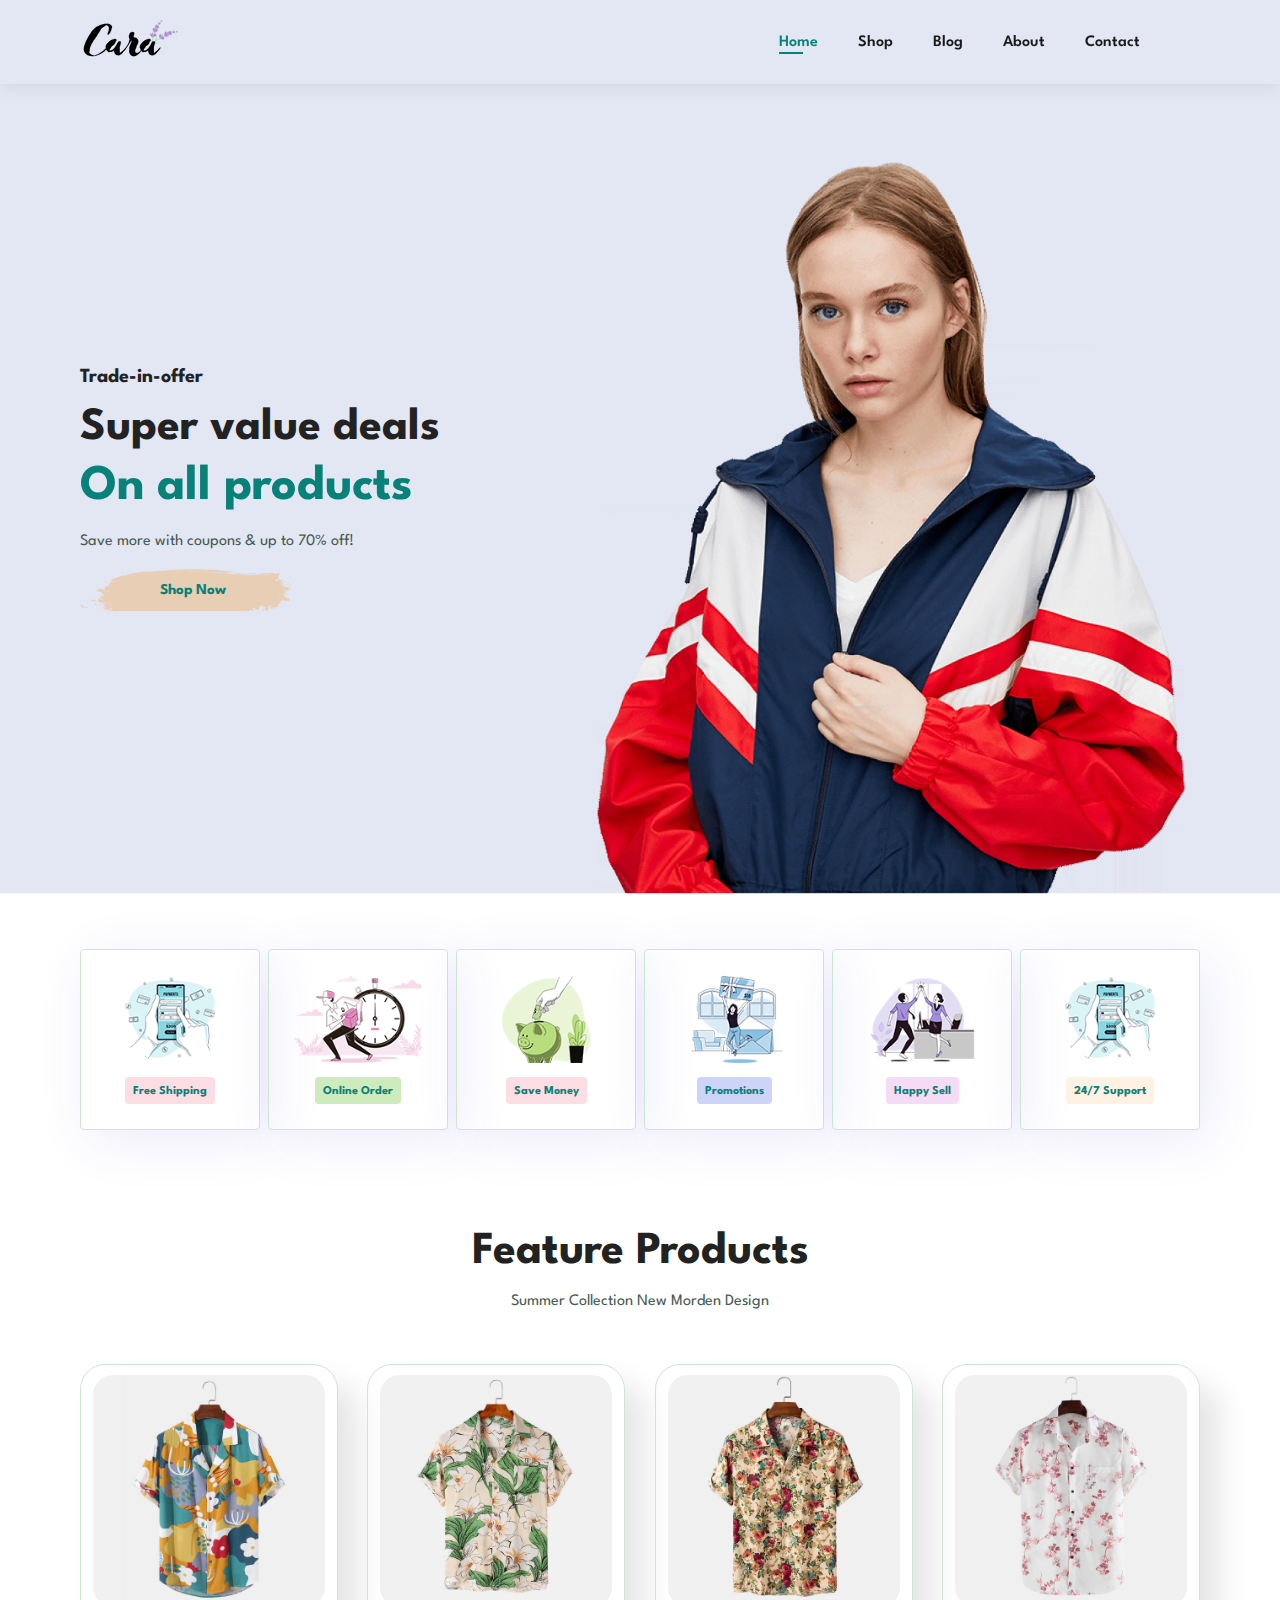
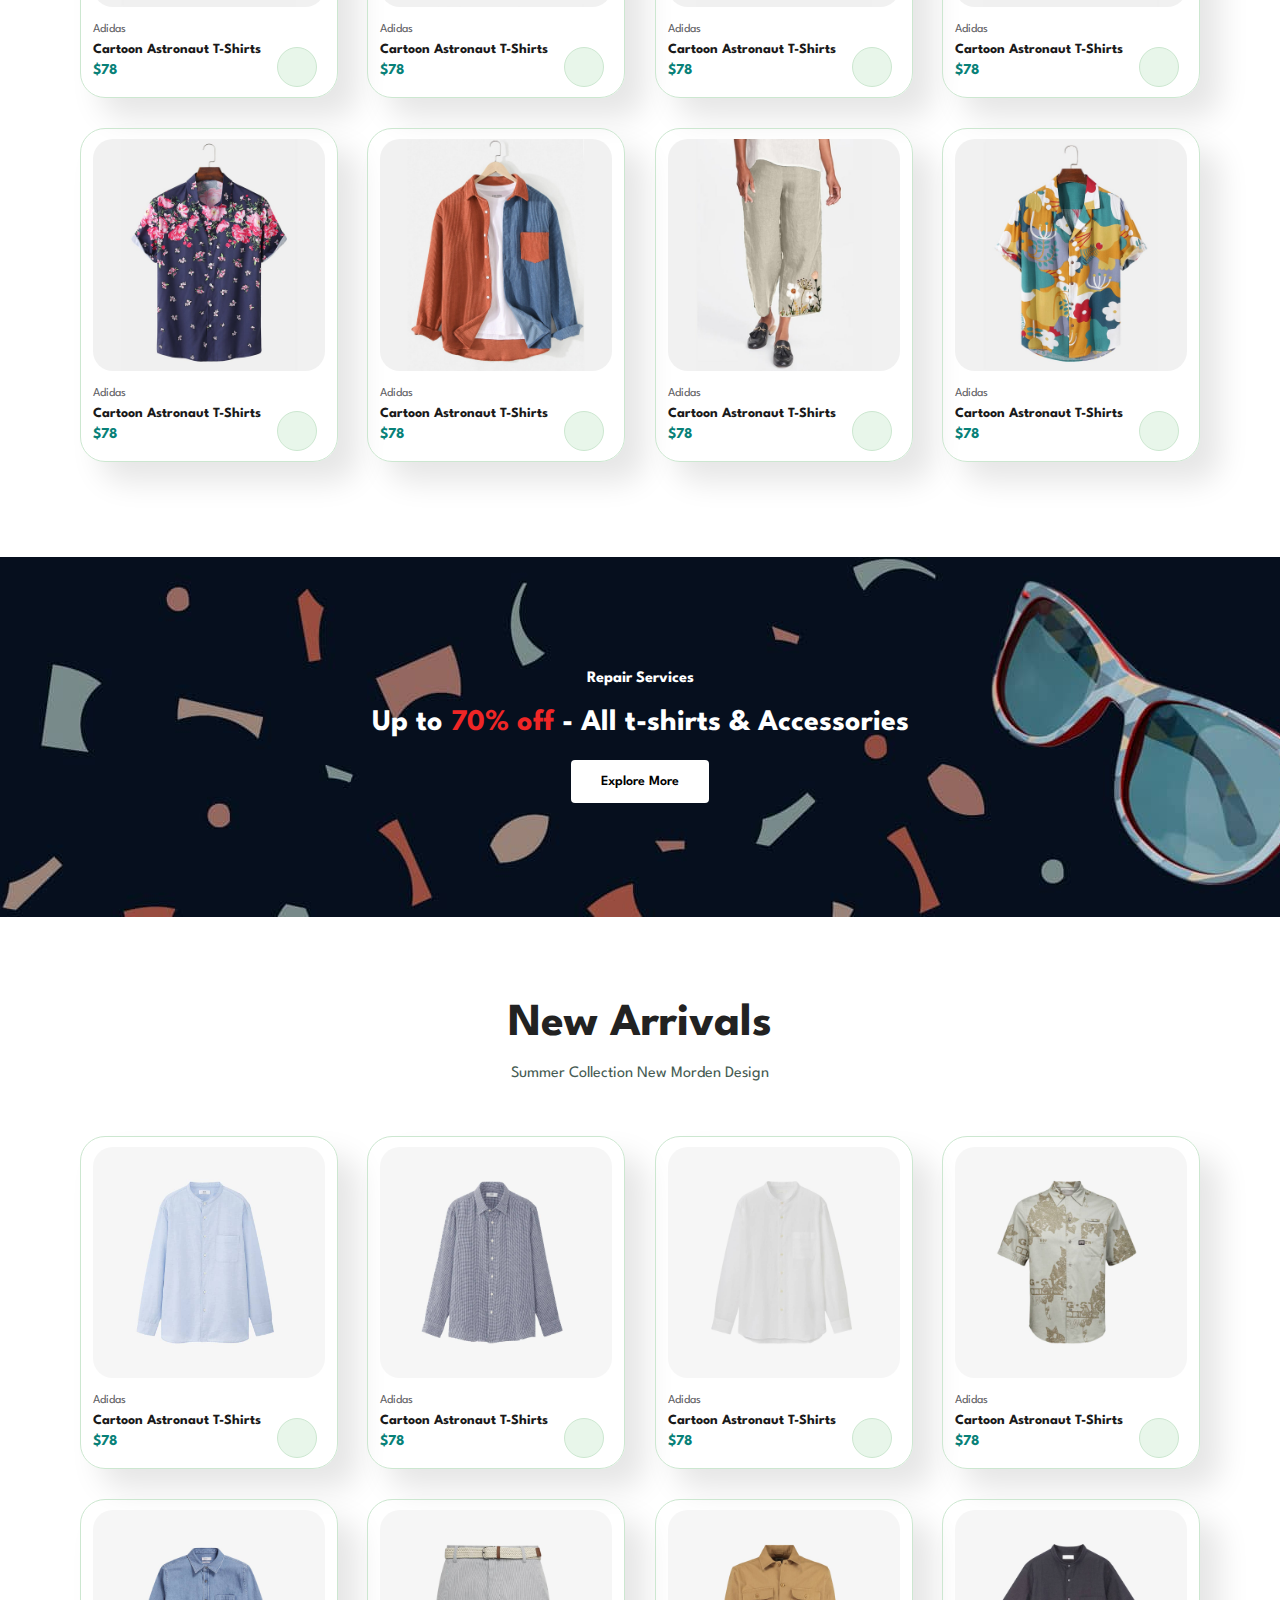
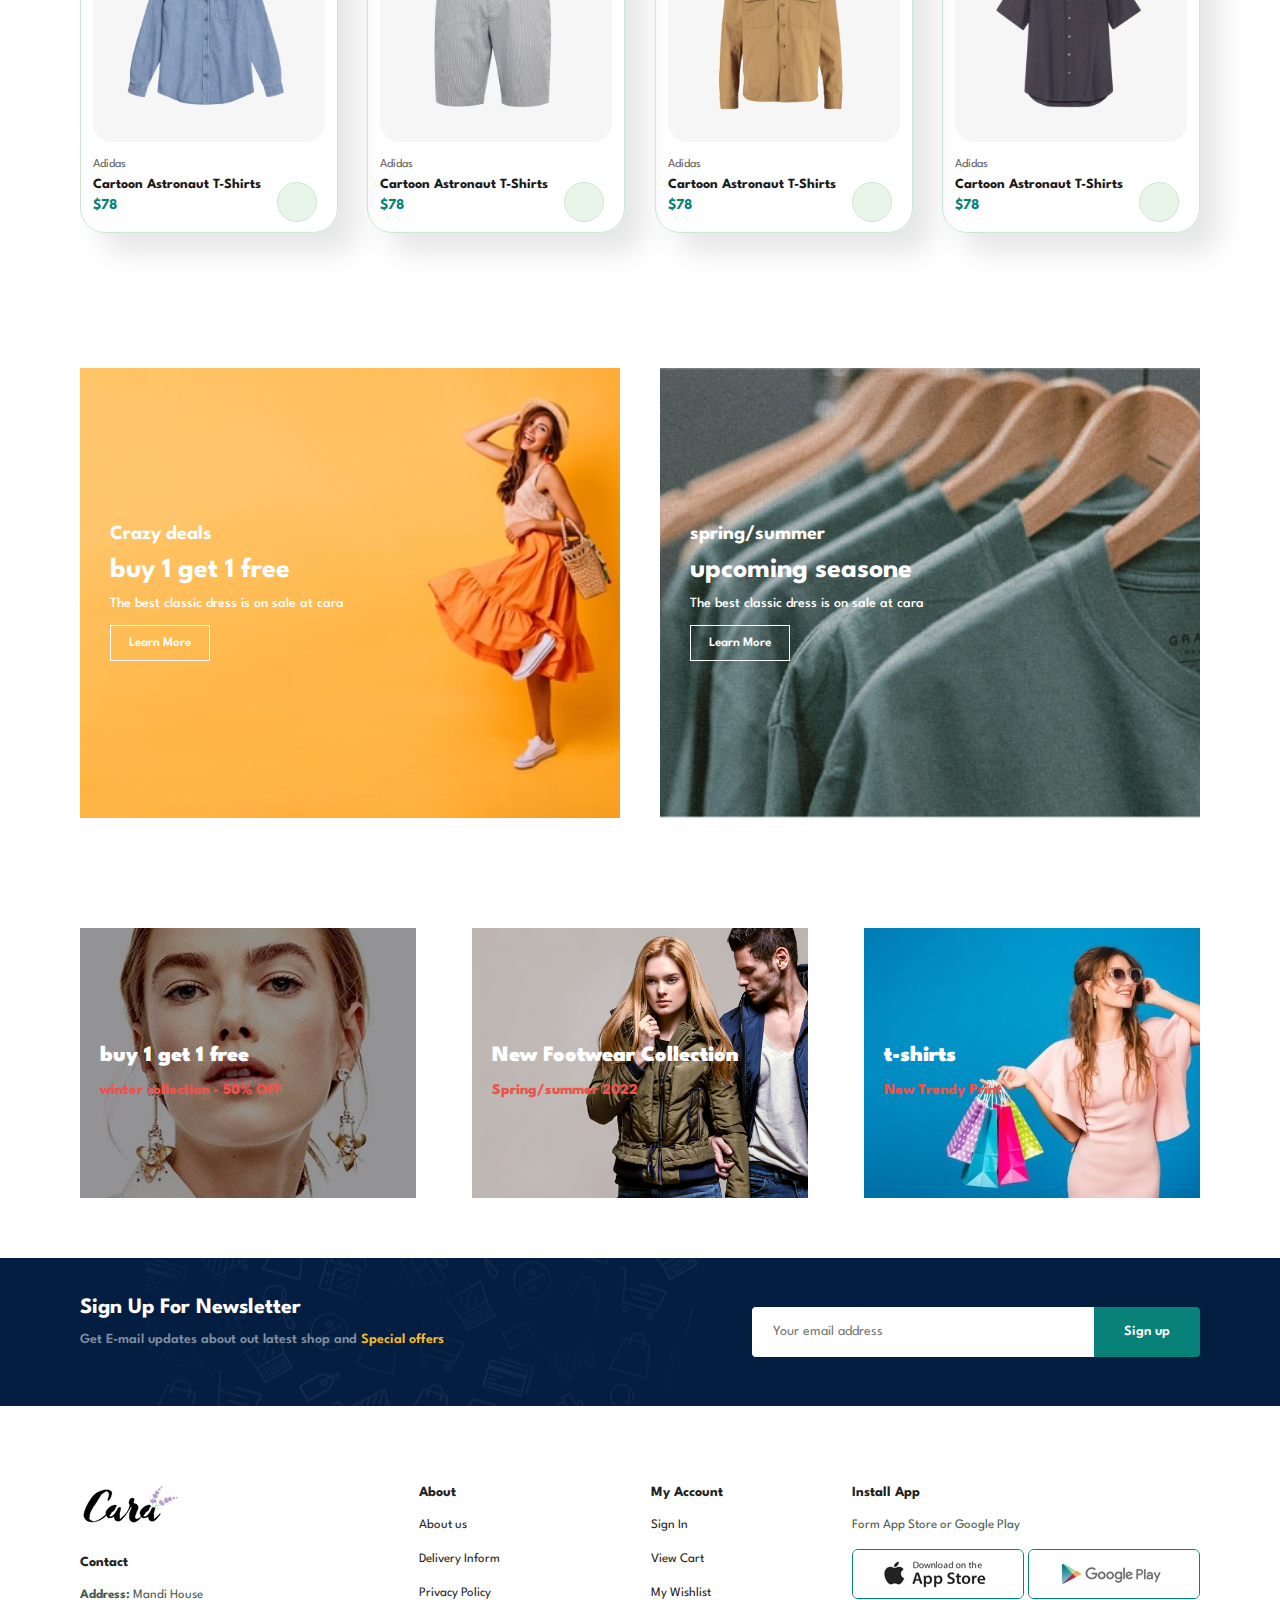
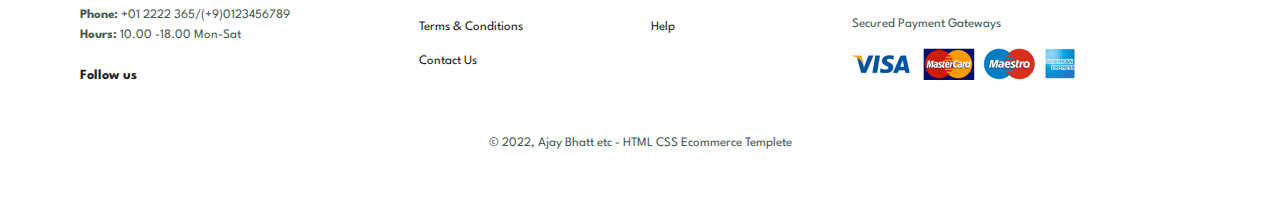
<file: index.htm>
<!DOCTYPE html>
<html lang="en">

<head>
    <meta charset="UTF-8">
    <meta http-equiv="X-UA-Compatible" content="IE=edge">
    <meta name="viewport" content="width=device-width, initial-scale=1.0">
    <title>Fashion-Site</title>
    <link rel="stylesheet" href="https://cdnjs.cloudflare.com/ajax/libs/font-awesome/6.2.1/css/all.min.css"
        integrity="sha512-MV7K8+y+gLIBoVD59lQIYicR65iaqukzvf/nwasF0nqhPay5w/9lJmVM2hMDcnK1OnMGCdVK+iQrJ7lzPJQd1w=="
        crossorigin="anonymous" referrerpolicy="no-referrer" />
    <link href="style.css" rel="stylesheet">
    <link rel="stylesheet" href="media_querry.css">
</head>

<body>
    <section id="header">
        <a href="index.htm"><img src="img/logo.png" alt=""></a>
        <div>
            <ul id="navbar">
                

                    <li><a class="active" href="index.htm">Home</a></li>
                    <li><a href="shop.htm">Shop</a></li>
                    <li><a href="blog.htm">Blog</a></li>
                    <li><a href="about.htm">About</a></li>
                    <li><a href="contact.htm">Contact</a></li>
                    <li id="lg-bag"><a href="cart.htm"><i class="fa-solid fa-cart-shopping"></i></a></li>
                    <a href="#" id="close"><i class="fa-solid fa-xmark"></i></a>
                </ul>
                
            </div>
            <div id="mobile">
                <i id="bars" class="fa-solid fa-bars"></i>
                <a href="cart.htm"><i class="fa-solid fa-cart-shopping"></i></a>
        </div>
    </section>

    <section id="hero">
        <h4>Trade-in-offer</h4>
        <h2>Super value deals</h2>
        <h1>On all products</h1>
        <p>Save more with coupons & up to 70% off!</p>
        <button>Shop Now</button>
    </section>

    <section id="feature" class="section-p1">
        <div class="fe-box">
            <img src="img/features/f1.png" alt="">
            <h6>Free Shipping</h6>
        </div>
        <div class="fe-box">
            <img src="img/features/f2.png" alt="">
            <h6>Online Order</h6>
        </div>
        <div class="fe-box">
            <img src="img/features/f3.png" alt="">
            <h6>Save Money</h6>
        </div>
        <div class="fe-box">
            <img src="img/features/f4.png" alt="">
            <h6>Promotions</h6>
        </div>
        <div class="fe-box">
            <img src="img/features/f5.png" alt="">
            <h6>Happy Sell</h6>
        </div>
        <div class="fe-box">
            <img src="img/features/f1.png" alt="">
            <h6>24/7 Support</h6>
        </div>
    </section>

    <section class="section-p1" id="product1">
        <h2>Feature Products</h2>
        <p>Summer Collection New Morden Design</p>
        <div class="pro-container">
            <div class="pro" onclick="window.location.href='sproduct.htm'">
                <img src="img/products/f1.jpg" alt="">
                <div class="des">
                    <span>Adidas</span>
                    <h5>Cartoon Astronaut T-Shirts</h5>
                    <div class="star">
                        <i class="fas fa-star"></i>
                        <i class="fas fa-star"></i>
                        <i class="fas fa-star"></i>
                        <i class="fas fa-star"></i>
                        <i class="fas fa-star"></i>
                    </div>
                    <h4>$78</h4>
                </div>
                <a href="#"><i class=" cart fa-solid fa-cart-shopping"></i></a>
            </div>
            <div class="pro" onclick="window.location.href='sproduct.htm'">
                <img src="img/products/f2.jpg" alt="">
                <div class="des">
                    <span>Adidas</span>
                    <h5>Cartoon Astronaut T-Shirts</h5>
                    <div class="star">
                        <i class="fas fa-star"></i>
                        <i class="fas fa-star"></i>
                        <i class="fas fa-star"></i>
                        <i class="fas fa-star"></i>
                        <i class="fas fa-star"></i>
                    </div>
                    <h4>$78</h4>
                </div>
                <a href="#"><i class="fa-solid fa-cart-shopping cart"></i></a>
            </div>
            <div class="pro" onclick="window.location.href='sproduct.htm'">
                <img src="img/products/f3.jpg" alt="">
                <div class="des">
                    <span>Adidas</span>
                    <h5>Cartoon Astronaut T-Shirts</h5>
                    <div class="star">
                        <i class="fas fa-star"></i>
                        <i class="fas fa-star"></i>
                        <i class="fas fa-star"></i>
                        <i class="fas fa-star"></i>
                        <i class="fas fa-star"></i>
                    </div>
                    <h4>$78</h4>
                </div>
                <a href="#"><i class=" cart fa-solid fa-cart-shopping"></i></a>
            </div>
            <div class="pro" onclick="window.location.href='sproduct.htm'">
                <img src="img/products/f4.jpg" alt="">
                <div class="des">
                    <span>Adidas</span>
                    <h5>Cartoon Astronaut T-Shirts</h5>
                    <div class="star">
                        <i class="fas fa-star"></i>
                        <i class="fas fa-star"></i>
                        <i class="fas fa-star"></i>
                        <i class="fas fa-star"></i>
                        <i class="fas fa-star"></i>
                    </div>
                    <h4>$78</h4>
                </div>
                <a href="#"><i class=" cart fa-solid fa-cart-shopping"></i></a>
            </div>
            <div class="pro" onclick="window.location.href='sproduct.htm'">
                <img src="img/products/f5.jpg" alt="">
                <div class="des">
                    <span>Adidas</span>
                    <h5>Cartoon Astronaut T-Shirts</h5>
                    <div class="star">
                        <i class="fas fa-star"></i>
                        <i class="fas fa-star"></i>
                        <i class="fas fa-star"></i>
                        <i class="fas fa-star"></i>
                        <i class="fas fa-star"></i>
                    </div>
                    <h4>$78</h4>
                </div>
                <a href="#"><i class=" cart fa-solid fa-cart-shopping"></i></a>
            </div>
            <div class="pro" onclick="window.location.href='sproduct.htm'">
                <img src="img/products/f6.jpg" alt="">
                <div class="des">
                    <span>Adidas</span>
                    <h5>Cartoon Astronaut T-Shirts</h5>
                    <div class="star">
                        <i class="fas fa-star"></i>
                        <i class="fas fa-star"></i>
                        <i class="fas fa-star"></i>
                        <i class="fas fa-star"></i>
                        <i class="fas fa-star"></i>
                    </div>
                    <h4>$78</h4>
                </div>
                <a href="#"><i class="fa-solid fa-cart-shopping cart"></i></a>
            </div>
            <div class="pro" onclick="window.location.href='sproduct.htm'">
                <img src="img/products/f7.jpg" alt="">
                <div class="des">
                    <span>Adidas</span>
                    <h5>Cartoon Astronaut T-Shirts</h5>
                    <div class="star">
                        <i class="fas fa-star"></i>
                        <i class="fas fa-star"></i>
                        <i class="fas fa-star"></i>
                        <i class="fas fa-star"></i>
                        <i class="fas fa-star"></i>
                    </div>
                    <h4>$78</h4>
                </div>
                <a href="#"><i class="fa-solid cart fa-cart-shopping"></i></a>
            </div>
            <div class="pro" onclick="window.location.href='sproduct.htm'">
                <img src="img/products/f1.jpg" alt="">
                <div class="des">
                    <span>Adidas</span>
                    <h5>Cartoon Astronaut T-Shirts</h5>
                    <div class="star">
                        <i class="fas fa-star"></i>
                        <i class="fas fa-star"></i>
                        <i class="fas fa-star"></i>
                        <i class="fas fa-star"></i>
                        <i class="fas fa-star"></i>
                    </div>
                    <h4>$78</h4>
                </div>
                <a href="#"><i class=" cart fa-solid fa-cart-shopping"></i></a>
            </div>
        </div>
    </section>

    <section id="banner" class="section-m1">
        <h4>Repair Services</h4>
        <h2>Up to <span>70% off</span> - All t-shirts & Accessories</h2>
        <button class="normal">Explore More</button>
    </section>

    <section class="section-p1" id="product1">
        <h2>New Arrivals</h2>
        <p>Summer Collection New Morden Design</p>
        <div class="pro-container">
            <div class="pro" onclick="window.location.href='sproduct.htm'">
                <img src="img/products/n1.jpg" alt="">
                <div class="des">
                    <span>Adidas</span>
                    <h5>Cartoon Astronaut T-Shirts</h5>
                    <div class="star">
                        <i class="fas fa-star"></i>
                        <i class="fas fa-star"></i>
                        <i class="fas fa-star"></i>
                        <i class="fas fa-star"></i>
                        <i class="fas fa-star"></i>
                    </div>
                    <h4>$78</h4>
                </div>
                <a href="#"><i class=" cart fa-solid fa-cart-shopping"></i></a>
            </div>
            <div class="pro" onclick="window.location.href='sproduct.htm'">
                <img src="img/products/n2.jpg" alt="">
                <div class="des">
                    <span>Adidas</span>
                    <h5>Cartoon Astronaut T-Shirts</h5>
                    <div class="star">
                        <i class="fas fa-star"></i>
                        <i class="fas fa-star"></i>
                        <i class="fas fa-star"></i>
                        <i class="fas fa-star"></i>
                        <i class="fas fa-star"></i>
                    </div>
                    <h4>$78</h4>
                </div>
                <a href="#"><i class="fa-solid fa-cart-shopping cart"></i></a>
            </div>
            <div class="pro" onclick="window.location.href='sproduct.htm'">
                <img src="img/products/n3.jpg" alt="">
                <div class="des">
                    <span>Adidas</span>
                    <h5>Cartoon Astronaut T-Shirts</h5>
                    <div class="star">
                        <i class="fas fa-star"></i>
                        <i class="fas fa-star"></i>
                        <i class="fas fa-star"></i>
                        <i class="fas fa-star"></i>
                        <i class="fas fa-star"></i>
                    </div>
                    <h4>$78</h4>
                </div>
                <a href="#"><i class=" cart fa-solid fa-cart-shopping"></i></a>
            </div>
            <div class="pro" onclick="window.location.href='sproduct.htm'">
                <img src="img/products/n4.jpg" alt="">
                <div class="des">
                    <span>Adidas</span>
                    <h5>Cartoon Astronaut T-Shirts</h5>
                    <div class="star">
                        <i class="fas fa-star"></i>
                        <i class="fas fa-star"></i>
                        <i class="fas fa-star"></i>
                        <i class="fas fa-star"></i>
                        <i class="fas fa-star"></i>
                    </div>
                    <h4>$78</h4>
                </div>
                <a href="#"><i class=" cart fa-solid fa-cart-shopping"></i></a>
            </div>
            <div class="pro" onclick="window.location.href='sproduct.htm'">
                <img src="img/products/n5.jpg" alt="">
                <div class="des">
                    <span>Adidas</span>
                    <h5>Cartoon Astronaut T-Shirts</h5>
                    <div class="star">
                        <i class="fas fa-star"></i>
                        <i class="fas fa-star"></i>
                        <i class="fas fa-star"></i>
                        <i class="fas fa-star"></i>
                        <i class="fas fa-star"></i>
                    </div>
                    <h4>$78</h4>
                </div>
                <a href="#"><i class=" cart fa-solid fa-cart-shopping"></i></a>
            </div>
            <div class="pro" onclick="window.location.href='sproduct.htm'">
                <img src="img/products/n6.jpg" alt="">
                <div class="des">
                    <span>Adidas</span>
                    <h5>Cartoon Astronaut T-Shirts</h5>
                    <div class="star">
                        <i class="fas fa-star"></i>
                        <i class="fas fa-star"></i>
                        <i class="fas fa-star"></i>
                        <i class="fas fa-star"></i>
                        <i class="fas fa-star"></i>
                    </div>
                    <h4>$78</h4>
                </div>
                <a href="#"><i class="fa-solid fa-cart-shopping cart"></i></a>
            </div>
            <div class="pro" onclick="window.location.href='sproduct.htm'">
                <img src="img/products/n7.jpg" alt="">
                <div class="des">
                    <span>Adidas</span>
                    <h5>Cartoon Astronaut T-Shirts</h5>
                    <div class="star">
                        <i class="fas fa-star"></i>
                        <i class="fas fa-star"></i>
                        <i class="fas fa-star"></i>
                        <i class="fas fa-star"></i>
                        <i class="fas fa-star"></i>
                    </div>
                    <h4>$78</h4>
                </div>
                <a href="#"><i class="fa-solid cart fa-cart-shopping"></i></a>
            </div>
            <div class="pro" onclick="window.location.href='sproduct.htm'">
                <img src="img/products/n8.jpg" alt="">
                <div class="des">
                    <span>Adidas</span>
                    <h5>Cartoon Astronaut T-Shirts</h5>
                    <div class="star">
                        <i class="fas fa-star"></i>
                        <i class="fas fa-star"></i>
                        <i class="fas fa-star"></i>
                        <i class="fas fa-star"></i>
                        <i class="fas fa-star"></i>
                    </div>
                    <h4>$78</h4>
                </div>
                <a href="#"><i class=" cart fa-solid fa-cart-shopping"></i></a>
            </div>
        </div>
    </section>

    <section id="sm-banner" class="section-p1">
        <div class="banner-box">
            <h4>Crazy deals</h4>
            <h2>buy 1 get 1 free</h2>
            <span>The best classic dress is on sale at cara</span>
            <button class="white">Learn More</button>
        </div>
        <div class="banner-box banner-box2">
            <h4>spring/summer</h4>
            <h2>upcoming seasone</h2>
            <span>The best classic dress is on sale at cara</span>
            <button class="white">Learn More</button>
        </div>
    </section>

    <section id="banner3">
        <div class="banner-box ">
            <h2>buy 1 get 1 free</h2>
            <h3>winter collection - 50% OFF</h3>
        </div>
        <div class="banner-box banner-box2">
            <h2>New Footwear Collection</h2>
            <h3>Spring/summer 2022</h3>
        </div>
        <div class="banner-box banner-box3">
            <h2>t-shirts</h2>
            <h3>New Trendy Print</h3>
        </div>

    </section>

    <section id="newsletter" class="section-p1 section-m1">
        <div class="newstext">
            <h4>Sign Up For Newsletter</h4>
            <p>Get E-mail updates about out latest shop and <Span>Special offers</Span></p>
        </div>
        <div class="form">
            <input type="text" placeholder="Your email address">
            <button class="normal">Sign up</button>
        </div>
    </section>

    <footer class="section-p1">
        <div class="col">
            <img class="logo" src="img/logo.png" alt="logo">
            <h4>Contact</h4>
            <p><strong> Address:</strong> Mandi House</p>
            <p><strong> Phone: </strong> +01 2222 365/(+9)0123456789</p>
            <p><strong> Hours: </strong> 10.00 -18.00 Mon-Sat</p>
            <div class="follow">

                <h4>Follow us</h4>
                <div class="icon">
                    <i class="fa-brands fa-facebook"></i>
                    <i class="fa-brands fa-twitter"></i>
                    <i class="fa-brands fa-github"></i>
                    <i class="fa-brands fa-linkedin"></i>
                </div>
            </div>
        </div>
        <div class="col">

            <h4>About</h4>
            <a href="#">About us</a>
            <a href="#">Delivery Inform</a>
            <a href="#">Privacy Policy</a>
            <a href="#">Terms & Conditions</a>
            <a href="#">Contact Us</a>
        </div>
        <div class="col">
            <h4>My Account</h4>
            <a href="#">Sign In</a>
            <a href="#">View Cart</a>
            <a href="#">My Wishlist</a>
            <a href="#">Help</a>
        </div>
        <div class="col install">
            <h4>Install App</h4>
            <p>Form App Store or Google Play</p>
            <div class="row">
                <img src="img/pay/app.jpg" alt="">
                <img src="img/pay/play.jpg" alt="">
            </div>
            <p>Secured Payment Gateways</p>
            <img src="img/pay/pay.png" alt="">
        </div>
        <div class="copyright">
            <p>© 2022, Ajay Bhatt etc - HTML CSS Ecommerce Templete</p>
        </div>
    </footer>
</body>
<script src="script.js"></script>

</html>
</file>
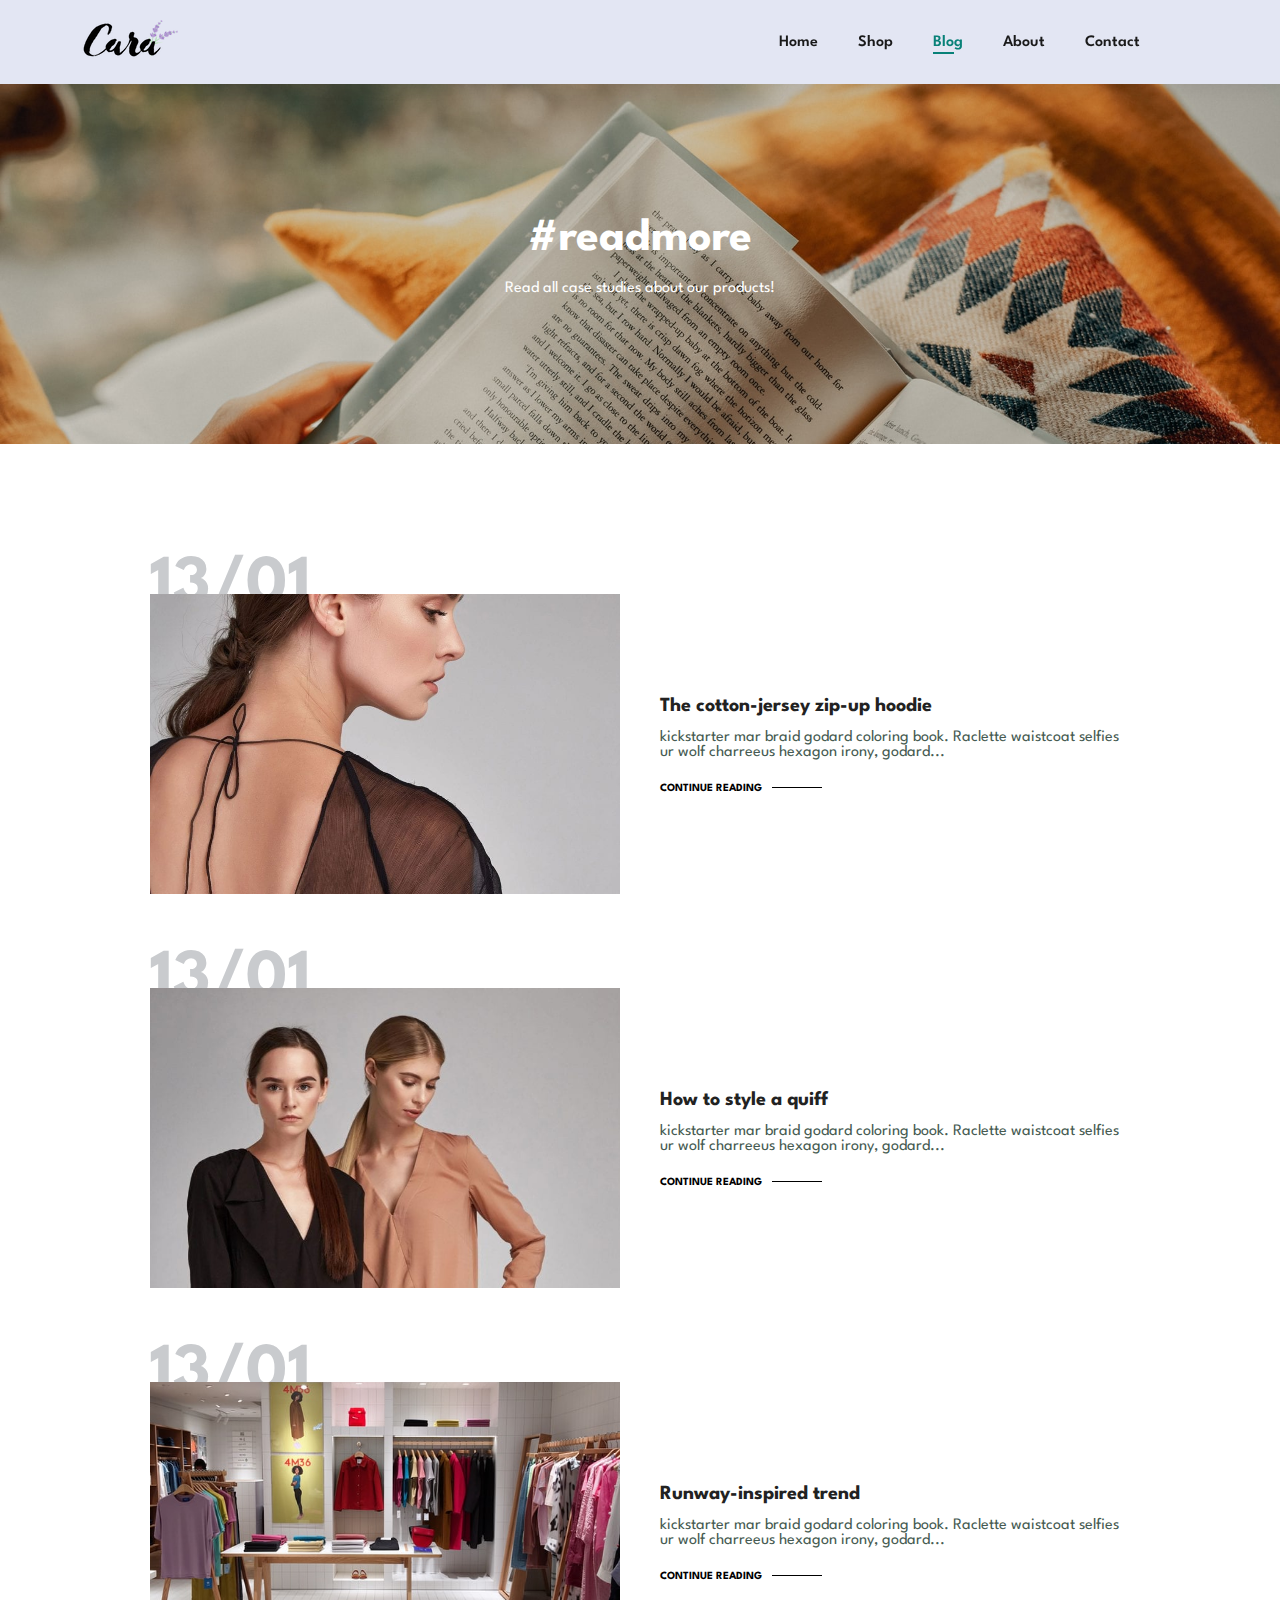
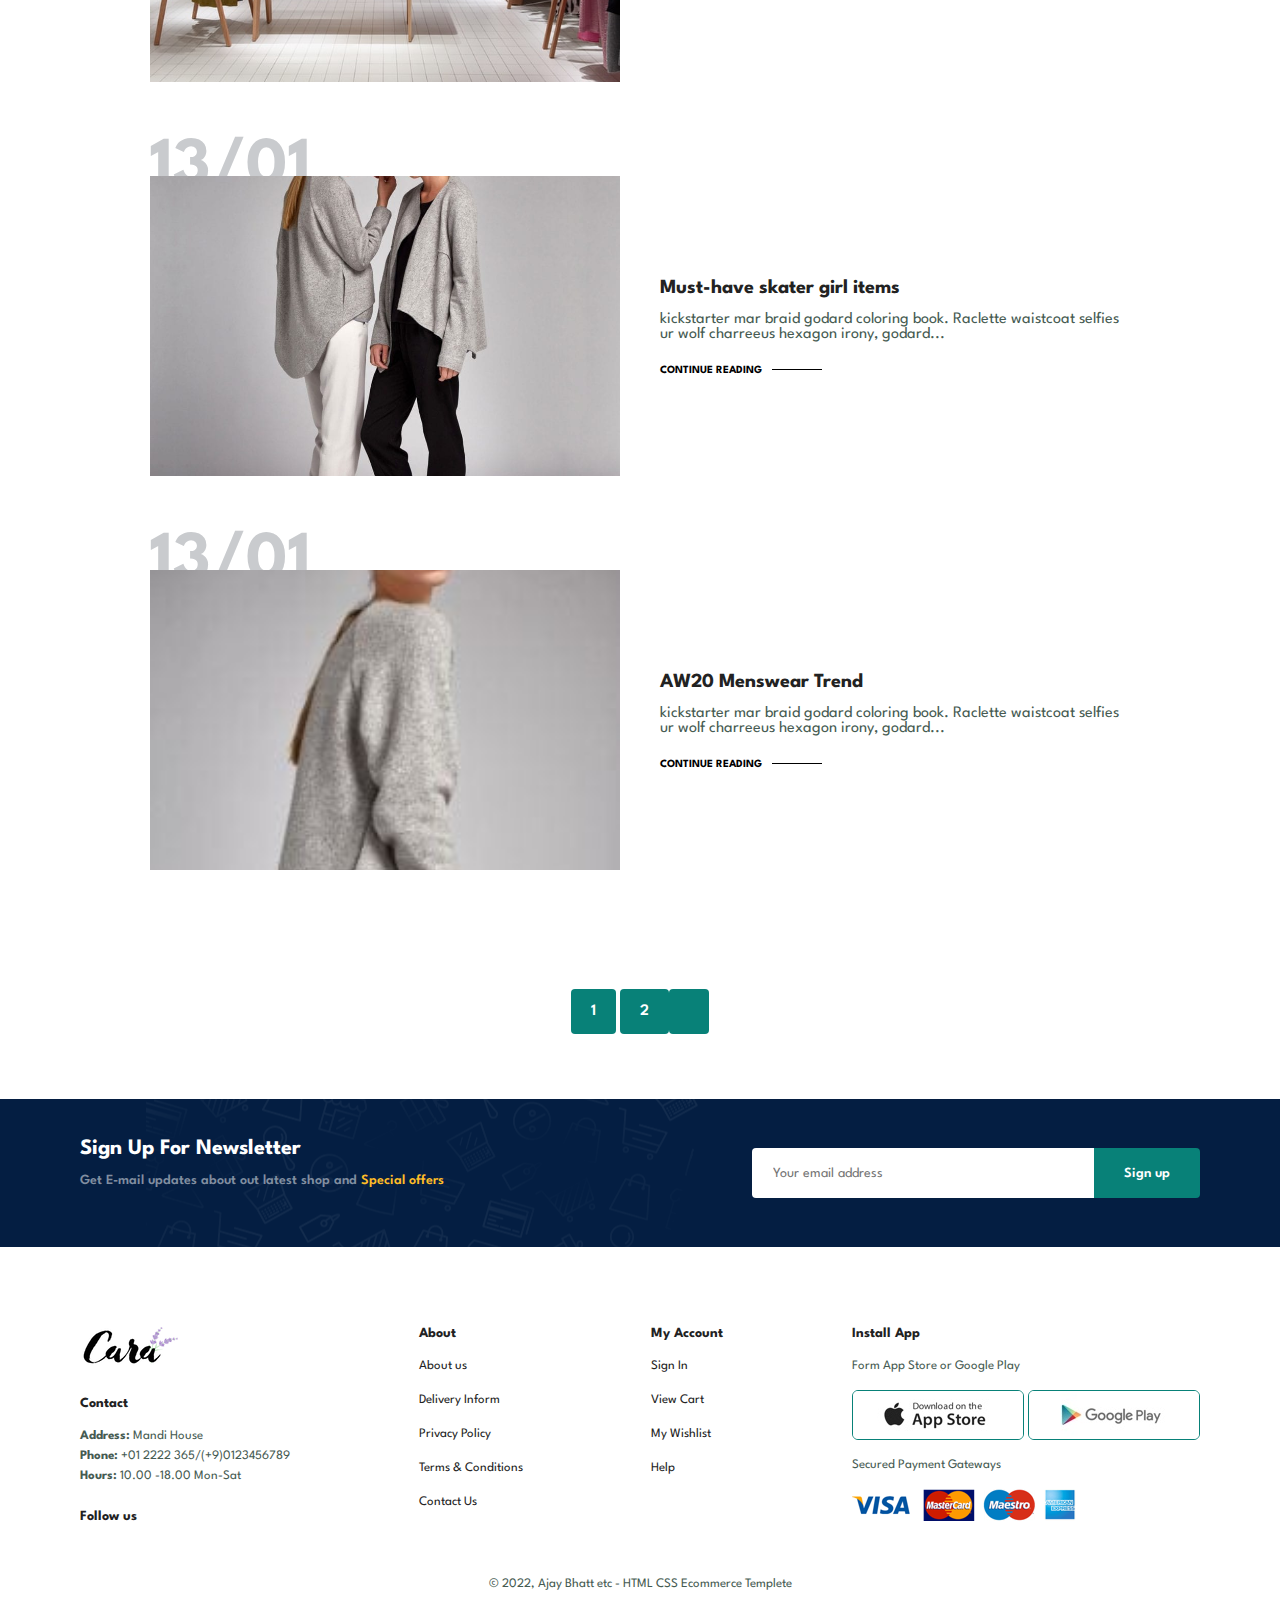
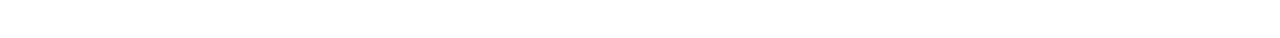
<file: blog.htm>
<!DOCTYPE html>
<html lang="en">

<head>
    <meta charset="UTF-8">
    <meta http-equiv="X-UA-Compatible" content="IE=edge">
    <meta name="viewport" content="width=device-width, initial-scale=1.0">
    <title>Ecommerce Tutorial</title>
    <link rel="stylesheet" href="https://cdnjs.cloudflare.com/ajax/libs/font-awesome/6.2.1/css/all.min.css"
        integrity="sha512-MV7K8+y+gLIBoVD59lQIYicR65iaqukzvf/nwasF0nqhPay5w/9lJmVM2hMDcnK1OnMGCdVK+iQrJ7lzPJQd1w=="
        crossorigin="anonymous" referrerpolicy="no-referrer" />
    <link href="style.css" rel="stylesheet">
    <link rel="stylesheet" href="media_querry.css">
</head>

<body>
    <section id="header">
        <a href="#"><img src="img/logo.png" alt=""></a>
        <div>
            <ul id="navbar">
                

                    <li><a href="index.htm">Home</a></li>
                    <li><a   href="shop.htm">Shop</a></li>
                    <li><a class="active" href="blog.htm">Blog</a></li>
                    <li><a href="about.htm">About</a></li>
                    <li><a href="contact.htm">Contact</a></li>
                    <li id="lg-bag"><a href="cart.htm"><i class="fa-solid fa-cart-shopping"></i></a></li>
                    <a href="#" id="close"><i class="fa-solid fa-xmark"></i></a>
                </ul>
                
            </div>
            <div id="mobile">
                <i id="bars" class="fa-solid fa-bars"></i>
                <a href="cart.htm"><i class="fa-solid fa-cart-shopping"></i></a>
        </div>
    </section>

    <section id="page-header" class="blog-header">
       
        <h2>#readmore</h2>
        <p>Read all case studies about our products!</p>
    </section>


    <section id="blog">
        <div class="blog-box">
            <div class="blog-img">
                <img src="img/blog/b1.jpg" alt="blok">
            </div>
            <div class="blog-details">
                <h4>The cotton-jersey zip-up hoodie</h4>
                <p>kickstarter mar braid godard coloring book. Raclette waistcoat selfies ur wolf charreeus hexagon irony, godard...</p>
                <a href="#">CONTINUE READING</a>
            </div>
            <H1>13/01</H1>
        </div>
        <div class="blog-box">
            <div class="blog-img">
                <img src="img/blog/b2.jpg" alt="blok">
            </div>
            <div class="blog-details">
                <h4>How to style a quiff</h4>
                <p>kickstarter mar braid godard coloring book. Raclette waistcoat selfies ur wolf charreeus hexagon irony, godard...</p>
                <a href="#">CONTINUE READING</a>
            </div>
            <H1>13/01</H1>
        </div>
        <div class="blog-box">
            <div class="blog-img">
                <img src="img/blog/b3.jpg" alt="blok">
            </div>
            <div class="blog-details">
                <h4>Runway-inspired trend</h4>
                <p>kickstarter mar braid godard coloring book. Raclette waistcoat selfies ur wolf charreeus hexagon irony, godard...</p>
                <a href="#">CONTINUE READING</a>
            </div>
            <H1>13/01</H1>
        </div>
        <div class="blog-box">
            <div class="blog-img">
                <img src="img/blog/b4.jpg" alt="blok">
            </div>
            <div class="blog-details">
                <h4>Must-have skater girl items</h4>
                <p>kickstarter mar braid godard coloring book. Raclette waistcoat selfies ur wolf charreeus hexagon irony, godard...</p>
                <a href="#">CONTINUE READING</a>
            </div>
            <H1>13/01</H1>
        </div>
        <div class="blog-box">
            <div class="blog-img">
                <img src="img/blog/b5.jpg" alt="blok">
            </div>
            <div class="blog-details">
                <h4>AW20 Menswear Trend</h4>
                <p>kickstarter mar braid godard coloring book. Raclette waistcoat selfies ur wolf charreeus hexagon irony, godard...</p>
                <a href="#">CONTINUE READING</a>
            </div>
            <H1>13/01</H1>
        </div>
    </section>

    <section class="section-p1" id="pagination">
      <a href="#">1</a>
      <a href="#">2</a>
      <a href="#"><i class="fa-solid fa-arrow-right"></i></a>
    </section> 

    <section id="newsletter" class="section-p1 section-m1">
        <div class="newstext">
            <h4>Sign Up For Newsletter</h4>
            <p>Get E-mail updates about out latest shop and <Span>Special offers</Span></p>
        </div>
        <div class="form">
            <input type="text" placeholder="Your email address">
            <button class="normal">Sign up</button>
        </div>
    </section>

    <footer class="section-p1">
        <div class="col">
            <img class="logo" src="img/logo.png" alt="logo">
            <h4>Contact</h4>
            <p><strong> Address:</strong> Mandi House</p>
            <p><strong> Phone: </strong> +01 2222 365/(+9)0123456789</p>
            <p><strong> Hours: </strong> 10.00 -18.00 Mon-Sat</p>
            <div class="follow">

                <h4>Follow us</h4>
                <div class="icon">
                    <i class="fa-brands fa-facebook"></i>
                    <i class="fa-brands fa-twitter"></i>
                    <i class="fa-brands fa-github"></i>
                    <i class="fa-brands fa-linkedin"></i>
                </div>
            </div>
        </div>
        <div class="col">

            <h4>About</h4>
            <a href="#">About us</a>
            <a href="#">Delivery Inform</a>
            <a href="#">Privacy Policy</a>
            <a href="#">Terms & Conditions</a>
            <a href="#">Contact Us</a>
        </div>
        <div class="col">
            <h4>My Account</h4>
            <a href="#">Sign In</a>
            <a href="#">View Cart</a>
            <a href="#">My Wishlist</a>
            <a href="#">Help</a>
        </div>
        <div class="col install">
            <h4>Install App</h4>
            <p>Form App Store or Google Play</p>
            <div class="row">
                <img src="img/pay/app.jpg" alt="">
                <img src="img/pay/play.jpg" alt="">
            </div>
            <p>Secured Payment Gateways</p>
            <img src="img/pay/pay.png" alt="">
        </div>
        <div class="copyright">
            <p>© 2022, Ajay Bhatt etc - HTML CSS Ecommerce Templete</p>
        </div>
    </footer>
</body>
<script src="script.js"></script>

</html>
</file>
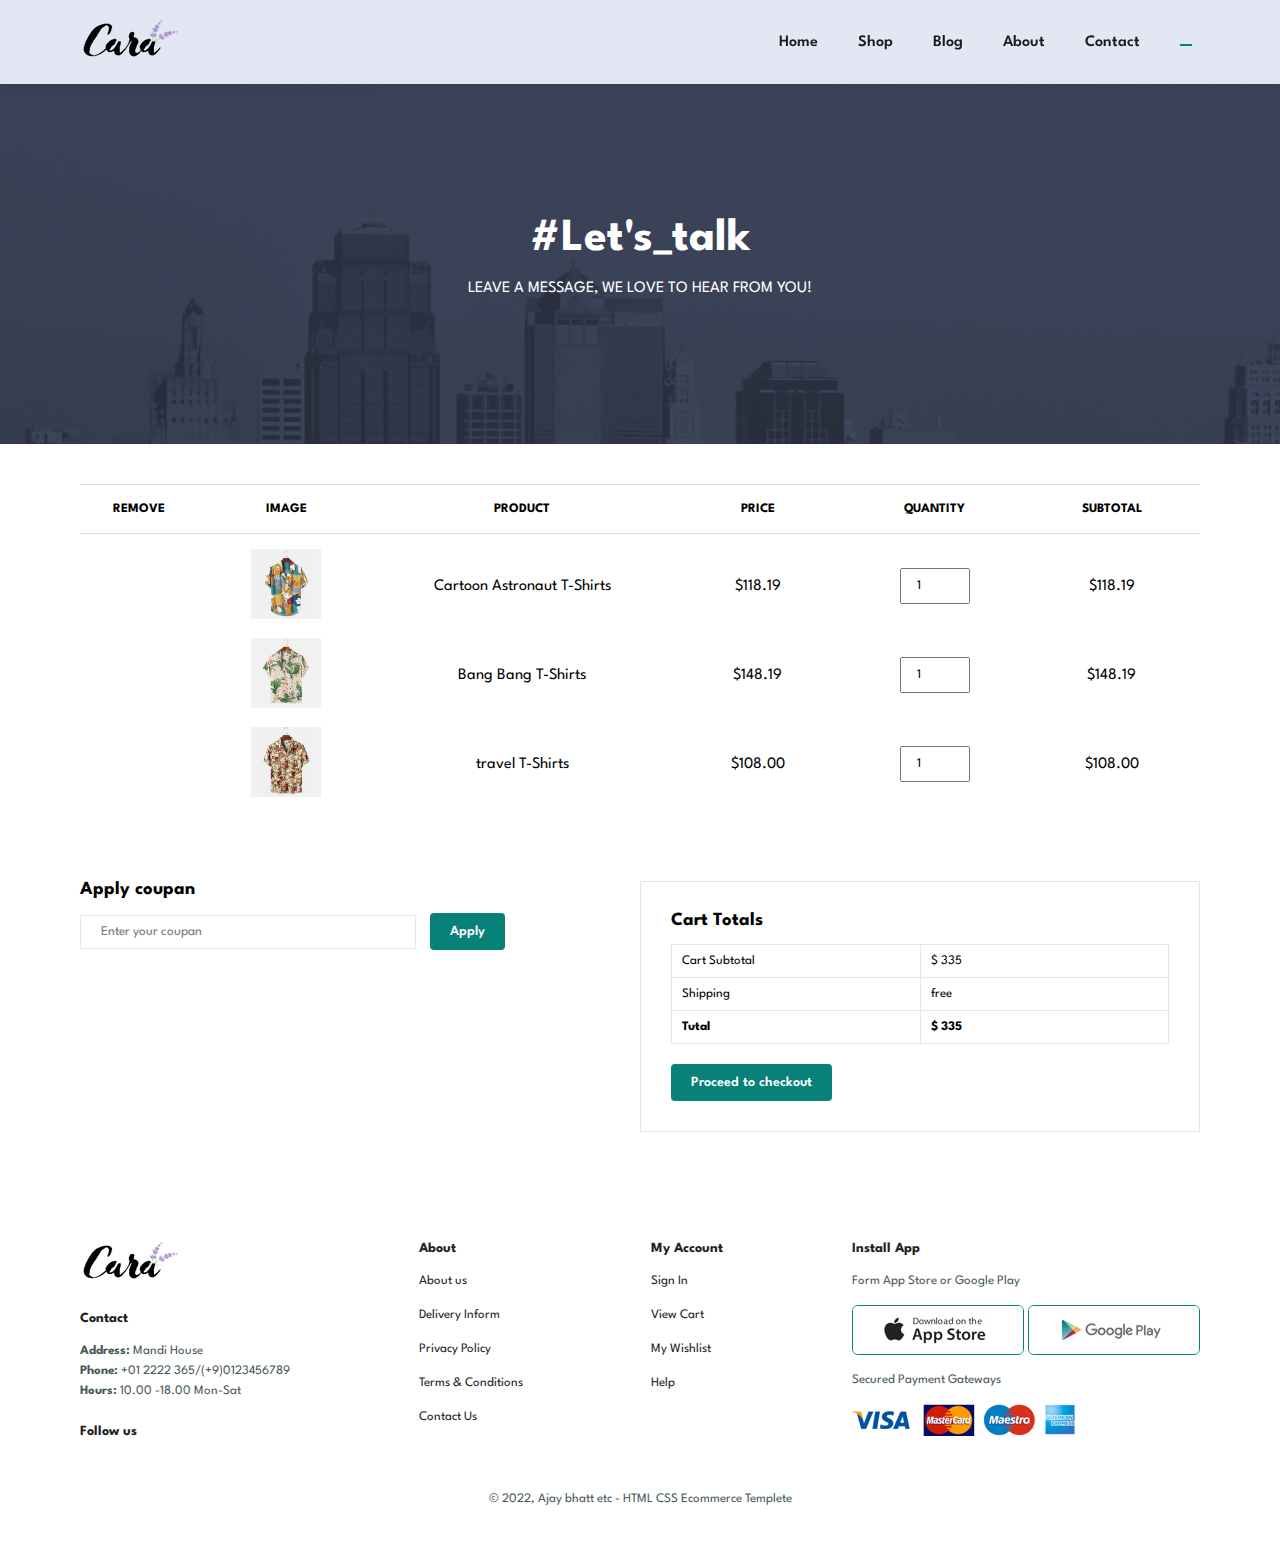
<file: cart.htm>
<!DOCTYPE html>
<html lang="en">

<head>
    <meta charset="UTF-8">
    <meta http-equiv="X-UA-Compatible" content="IE=edge">
    <meta name="viewport" content="width=device-width, initial-scale=1.0">
    <title>Ecommerce Tutorial</title>
    <link rel="stylesheet" href="https://cdnjs.cloudflare.com/ajax/libs/font-awesome/6.2.1/css/all.min.css"
        integrity="sha512-MV7K8+y+gLIBoVD59lQIYicR65iaqukzvf/nwasF0nqhPay5w/9lJmVM2hMDcnK1OnMGCdVK+iQrJ7lzPJQd1w=="
        crossorigin="anonymous" referrerpolicy="no-referrer" />
    <link href="style.css" rel="stylesheet">
    <link rel="stylesheet" href="media_querry.css">
</head>

<body>
    <section id="header">
        <a href="#"><img src="img/logo.png" alt=""></a>
        <div>
            <ul id="navbar">


                <li><a href="index.htm">Home</a></li>
                <li><a href="shop.htm">Shop</a></li>
                <li><a href="blog.htm">Blog</a></li>
                <li><a href="about.htm">About</a></li>
                <li><a href="contact.htm">Contact</a></li>
                <li id="lg-bag"><a class="active" href="cart.htm"><i class="fa-solid fa-cart-shopping"></i></a></li>
                <a href="#" id="close"><i class="fa-solid fa-xmark"></i></a>
            </ul>

        </div>
        <div id="mobile">
            <i id="bars" class="fa-solid fa-bars"></i>
            <a href="cart.htm"><i class="fa-solid fa-cart-shopping"></i></a>
        </div>
    </section>

    <section id="page-header" class="about-header">

        <h2>#Let's_talk</h2>
        <p>LEAVE A MESSAGE, WE LOVE TO HEAR FROM YOU!</p>
    </section>

    <section id="cart" class="section-p1">
        <table width="100%">
            <thead>
                <tr>
                    <td>Remove</td>
                    <td>Image</td>
                    <td>Product</td>
                    <td>Price</td>
                    <td>Quantity</td>
                    <td>Subtotal</td>
                </tr>
            </thead>
            <tbody>
                <tr>
                    <td><i class="fa-regular fa-circle-xmark"></i></td>
                    <td><img src="img/products/f1.jpg" alt=""></td>
                    <td>Cartoon Astronaut T-Shirts</td>
                    <td>$118.19</td>
                    <td><input type="number"  value="1"></td>
                    <td>$118.19</td>
                </tr>
                <tr>
                    <td><i class="fa-regular fa-circle-xmark"></i></td>
                    <td><img src="img/products/f2.jpg" alt=""></td>
                    <td>Bang Bang T-Shirts</td>
                    <td>$148.19</td>
                    <td><input type="number"  value="1"></td>
                    <td>$148.19</td>
                </tr>
                <tr>
                    <td><i class="fa-regular fa-circle-xmark"></i></td>
                    <td><img src="img/products/f3.jpg" alt=""></td>
                    <td>travel T-Shirts</td>
                    <td>$108.00</td>
                    <td><input type="number"  value="1"></td>
                    <td>$108.00</td>
                </tr>
            </tbody>
        </table>
    </section>

    <section id="cart-add" class="section-p1">
        <div id="coupan">
            <h3>Apply coupan</h3>
            <div>
                <input type="text" placeholder="Enter your coupan">
                <button class="normal ">Apply</button>
            </div>
        </div>
        <div id="subtotal">
            <h3>Cart Totals</h3>
            <table>
                <tr>
                    <td>Cart Subtotal</td>
                    <td>$ 335</td>
                </tr>
                <tr>
                    <td>Shipping</td>
                    <td>free</td>
                </tr>
                <tr>
                    <td><strong>Tutal</strong></td>
                    <td><strong>$ 335</strong></td>
                </tr>
            </table>
            <button class="normal">Proceed to checkout</button>
        </div>

    </section>

    <footer class="section-p1">
        <div class="col">
            <img class="logo" src="img/logo.png" alt="logo">
            <h4>Contact</h4>
            <p><strong> Address:</strong> Mandi House</p>
            <p><strong> Phone: </strong> +01 2222 365/(+9)0123456789</p>
            <p><strong> Hours: </strong> 10.00 -18.00 Mon-Sat</p>
            <div class="follow">

                <h4>Follow us</h4>
                <div class="icon">
                    <i class="fa-brands fa-facebook"></i>
                    <i class="fa-brands fa-twitter"></i>
                    <i class="fa-brands fa-github"></i>
                    <i class="fa-brands fa-linkedin"></i>
                </div>
            </div>
        </div>
        <div class="col">

            <h4>About</h4>
            <a href="#">About us</a>
            <a href="#">Delivery Inform</a>
            <a href="#">Privacy Policy</a>
            <a href="#">Terms & Conditions</a>
            <a href="#">Contact Us</a>
        </div>
        <div class="col">
            <h4>My Account</h4>
            <a href="#">Sign In</a>
            <a href="#">View Cart</a>
            <a href="#">My Wishlist</a>
            <a href="#">Help</a>
        </div>
        <div class="col install">
            <h4>Install App</h4>
            <p>Form App Store or Google Play</p>
            <div class="row">
                <img src="img/pay/app.jpg" alt="">
                <img src="img/pay/play.jpg" alt="">
            </div>
            <p>Secured Payment Gateways</p>
            <img src="img/pay/pay.png" alt="">
        </div>
        <div class="copyright">
            <p>© 2022, Ajay bhatt etc - HTML CSS Ecommerce Templete</p>
        </div>
    </footer>
</body>
<script src="script.js"></script>

</html>
</file>
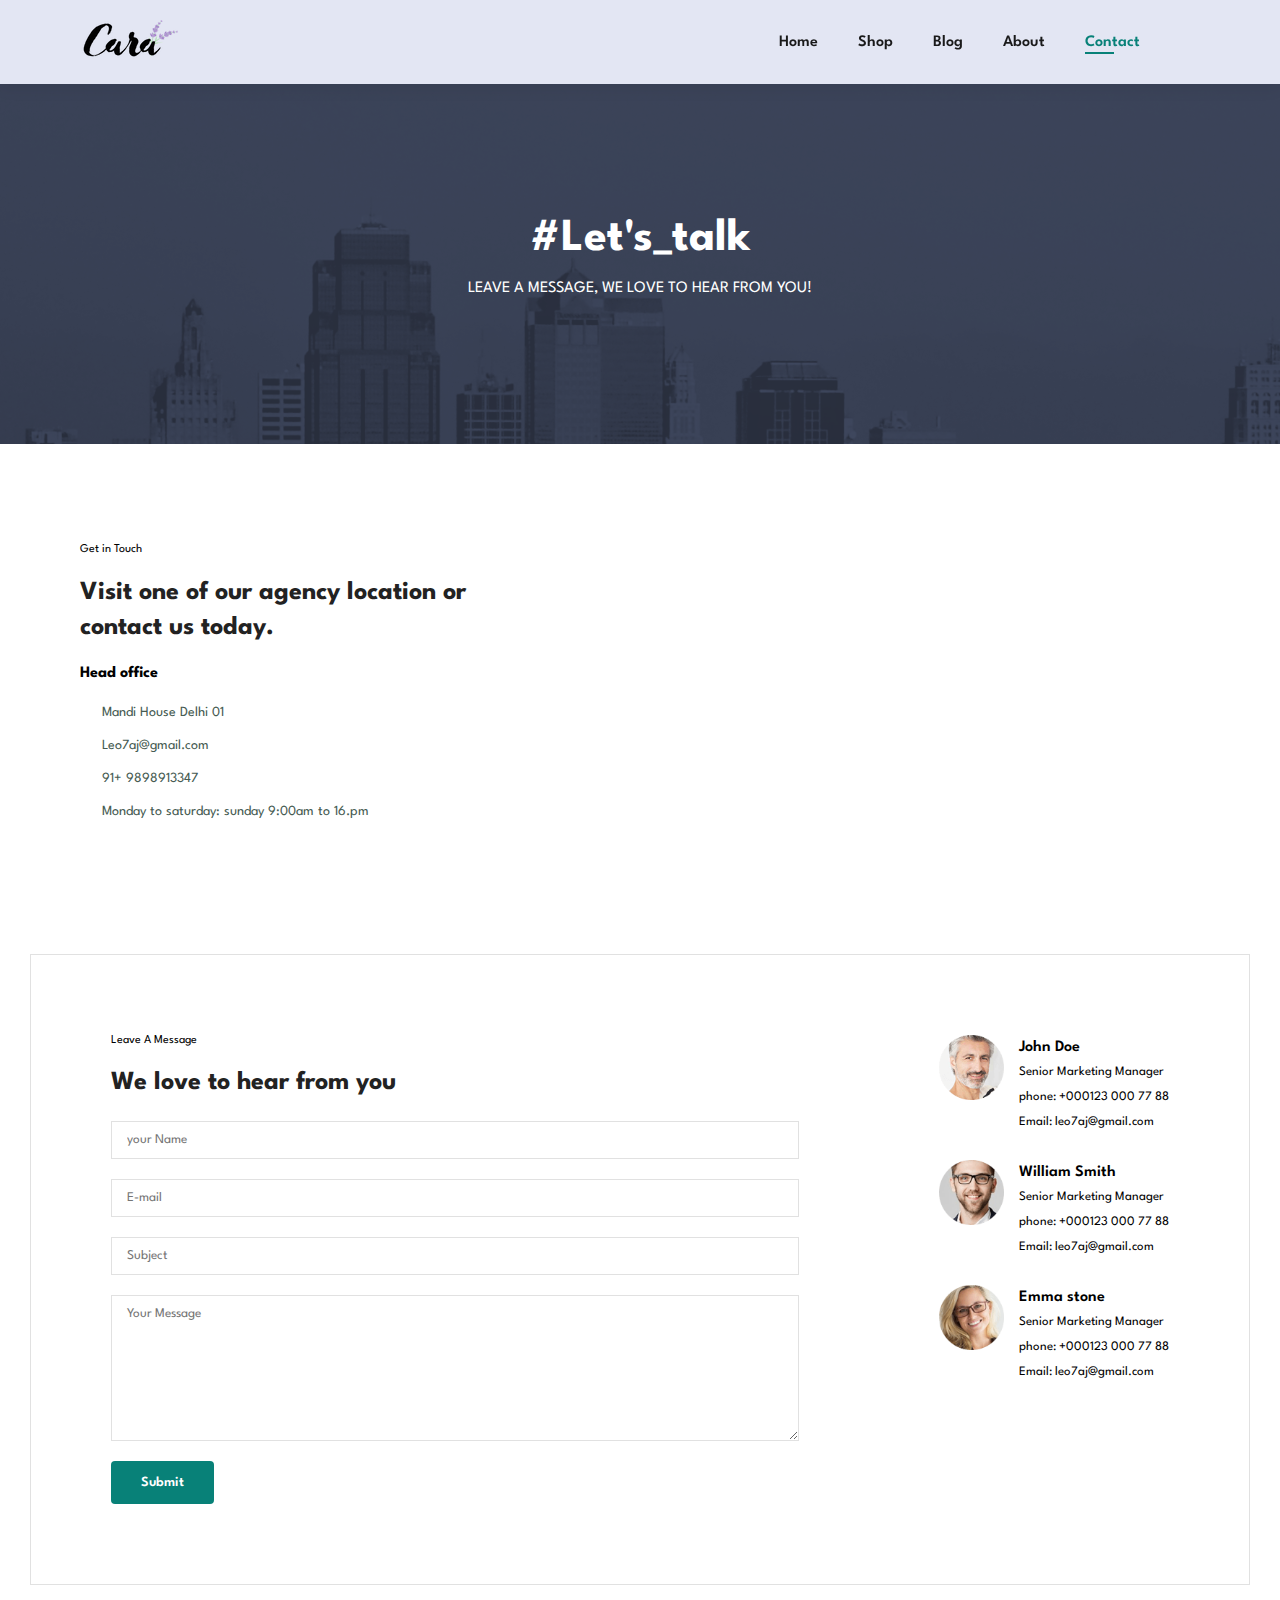
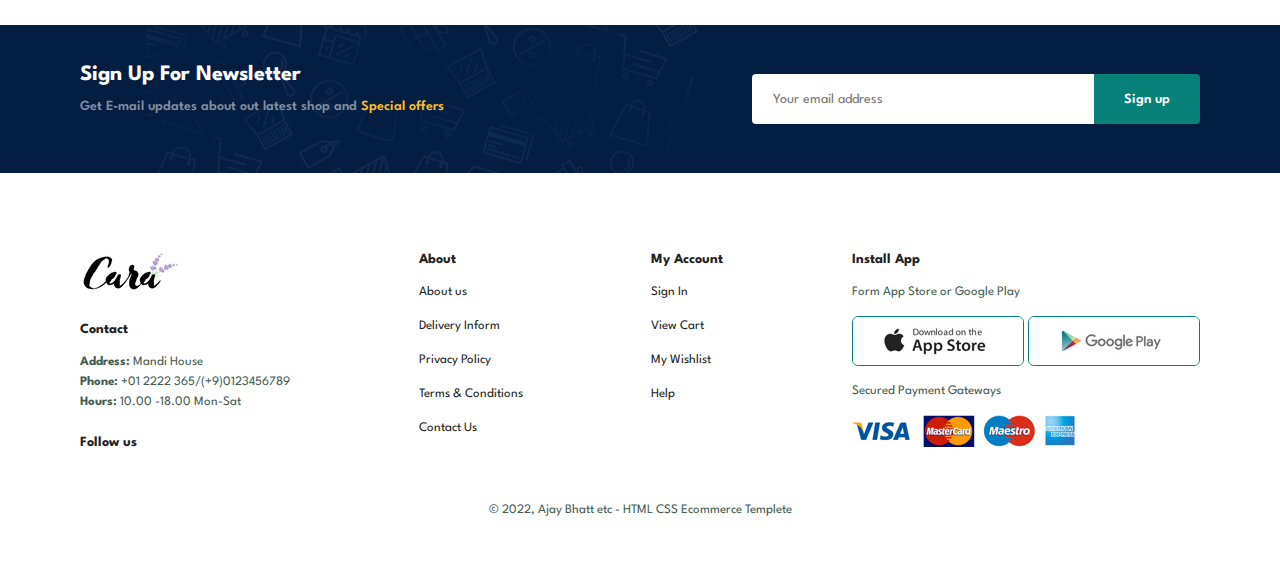
<file: contact.htm>
<!DOCTYPE html>
<html lang="en">

<head>
    <meta charset="UTF-8">
    <meta http-equiv="X-UA-Compatible" content="IE=edge">
    <meta name="viewport" content="width=device-width, initial-scale=1.0">
    <title>Ecommerce Tutorial</title>
    <link rel="stylesheet" href="https://cdnjs.cloudflare.com/ajax/libs/font-awesome/6.2.1/css/all.min.css"
        integrity="sha512-MV7K8+y+gLIBoVD59lQIYicR65iaqukzvf/nwasF0nqhPay5w/9lJmVM2hMDcnK1OnMGCdVK+iQrJ7lzPJQd1w=="
        crossorigin="anonymous" referrerpolicy="no-referrer" />
    <link href="style.css" rel="stylesheet">
    <link rel="stylesheet" href="media_querry.css">
</head>

<body>
    <section id="header">
        <a href="#"><img src="img/logo.png" alt=""></a>
        <div>
            <ul id="navbar">
                

                    <li><a href="index.htm">Home</a></li>
                    <li><a   href="shop.htm">Shop</a></li>
                    <li><a  href="blog.htm">Blog</a></li>
                    <li><a href="about.htm">About</a></li>
                    <li><a class="active" href="contact.htm">Contact</a></li>
                    <li id="lg-bag"><a href="cart.htm"><i class="fa-solid fa-cart-shopping"></i></a></li>
                    <a href="#" id="close"><i class="fa-solid fa-xmark"></i></a>
                </ul>
                
            </div>
            <div id="mobile">
                <i id="bars" class="fa-solid fa-bars"></i>
                <a href="cart.htm"><i class="fa-solid fa-cart-shopping"></i></a>
        </div>
    </section>

    <section id="page-header" class="about-header">
       
        <h2>#Let's_talk</h2>
        <p>LEAVE A MESSAGE, WE LOVE TO HEAR FROM YOU!</p>
    </section>

    <section id="contact-details" class="section-p1">
        <div class="details">
            <span>Get in Touch</span>
            <h2>Visit one of our agency location or contact us today.</h2>  
            <h3>Head office</h3>
            <div>
                <li>
                    <i class="fa-regular fa-map"></i> 
                    <p>Mandi House Delhi 01</p>
                </li>
            </div>
            <div>
                <li>
                    <i class="fa-solid fa-envelope"></i>
                    <p>Leo7aj@gmail.com</p>
                </li>
            </div>
            <div>
                <li>
                    <i class="fa-solid fa-phone"></i> 
                    <p>91+ 9898913347</p>
                </li>
            </div>
            <div>
                <li>
                    <i class="fa-solid fa-clock"></i>
                    <p>Monday to saturday: sunday 9:00am to  16.pm</p>
                </li>
            </div>
        </div>
        <div class="map">
            <iframe src="https://www.google.com/maps/embed?pb=!1m18!1m12!1m3!1d14008.208914765411!2d77.22358872201616!3d28.62819671870955!2m3!1f0!2f0!3f0!3m2!1i1024!2i768!4f13.1!3m3!1m2!1s0x390cfd2c510ab44b%3A0xf17c62d419763506!2sMandi%20House%2C%20New%20Delhi%2C%20Delhi!5e0!3m2!1sen!2sin!4v1672206639186!5m2!1sen!2sin" width="600" height="450" style="border:0;" allowfullscreen="" loading="lazy" referrerpolicy="no-referrer-when-downgrade"></iframe> 
        </div>
    </section>
    
    <section id="form-details">
        <form action="">
            <span>Leave A Message</span>
            <h2>We love to hear from you</h2>
            <input type="text" placeholder="your Name">
            <input type="text" placeholder="E-mail">
            <input type="text" placeholder="Subject">
            <textarea name="" id="" cols="30" rows="10" placeholder="Your Message"></textarea>
            <button class="normal"> Submit</button>
        </form>
        <div class="people">
            <div>

                <img src="img/people/1.png" alt="">
                <p><span>John Doe</span> Senior Marketing Manager <br> phone: +000123 000 77 88 <br>Email: leo7aj@gmail.com </p>
            </div>
            <div >
                <img src="img/people/2.png" alt="">
                <p><span>William Smith</span> Senior Marketing Manager <br> phone: +000123 000 77 88 <br>Email: leo7aj@gmail.com </p>
            </div>
            <div>
                <img src="img/people/3.png" alt="">
                <p><span>Emma stone</span> Senior Marketing Manager <br> phone: +000123 000 77 88 <br>Email: leo7aj@gmail.com </p>
            </div>
        </div>
            
    </section>

  


  
    <section id="newsletter" class="section-p1 section-m1">
        <div class="newstext">
            <h4>Sign Up For Newsletter</h4>
            <p>Get E-mail updates about out latest shop and <Span>Special offers</Span></p>
        </div>
        <div class="form">
            <input type="text" placeholder="Your email address">
            <button class="normal">Sign up</button>
        </div>
    </section>

    <footer class="section-p1">
        <div class="col">
            <img class="logo" src="img/logo.png" alt="logo">
            <h4>Contact</h4>
            <p><strong> Address:</strong> Mandi House</p>
            <p><strong> Phone: </strong> +01 2222 365/(+9)0123456789</p>
            <p><strong> Hours: </strong> 10.00 -18.00 Mon-Sat</p>
            <div class="follow">

                <h4>Follow us</h4>
                <div class="icon">
                    <i class="fa-brands fa-facebook"></i>
                    <i class="fa-brands fa-twitter"></i>
                    <i class="fa-brands fa-github"></i>
                    <i class="fa-brands fa-linkedin"></i>
                </div>
            </div>
        </div>
        <div class="col">

            <h4>About</h4>
            <a href="#">About us</a>
            <a href="#">Delivery Inform</a>
            <a href="#">Privacy Policy</a>
            <a href="#">Terms & Conditions</a>
            <a href="#">Contact Us</a>
        </div>
        <div class="col">
            <h4>My Account</h4>
            <a href="#">Sign In</a>
            <a href="#">View Cart</a>
            <a href="#">My Wishlist</a>
            <a href="#">Help</a>
        </div>
        <div class="col install">
            <h4>Install App</h4>
            <p>Form App Store or Google Play</p>
            <div class="row">
                <img src="img/pay/app.jpg" alt="">
                <img src="img/pay/play.jpg" alt="">
            </div>
            <p>Secured Payment Gateways</p>
            <img src="img/pay/pay.png" alt="">
        </div>
        <div class="copyright">
            <p>© 2022, Ajay Bhatt etc - HTML CSS Ecommerce Templete</p>
        </div>
    </footer>
</body>
<script src="script.js"></script>

</html>
</file>
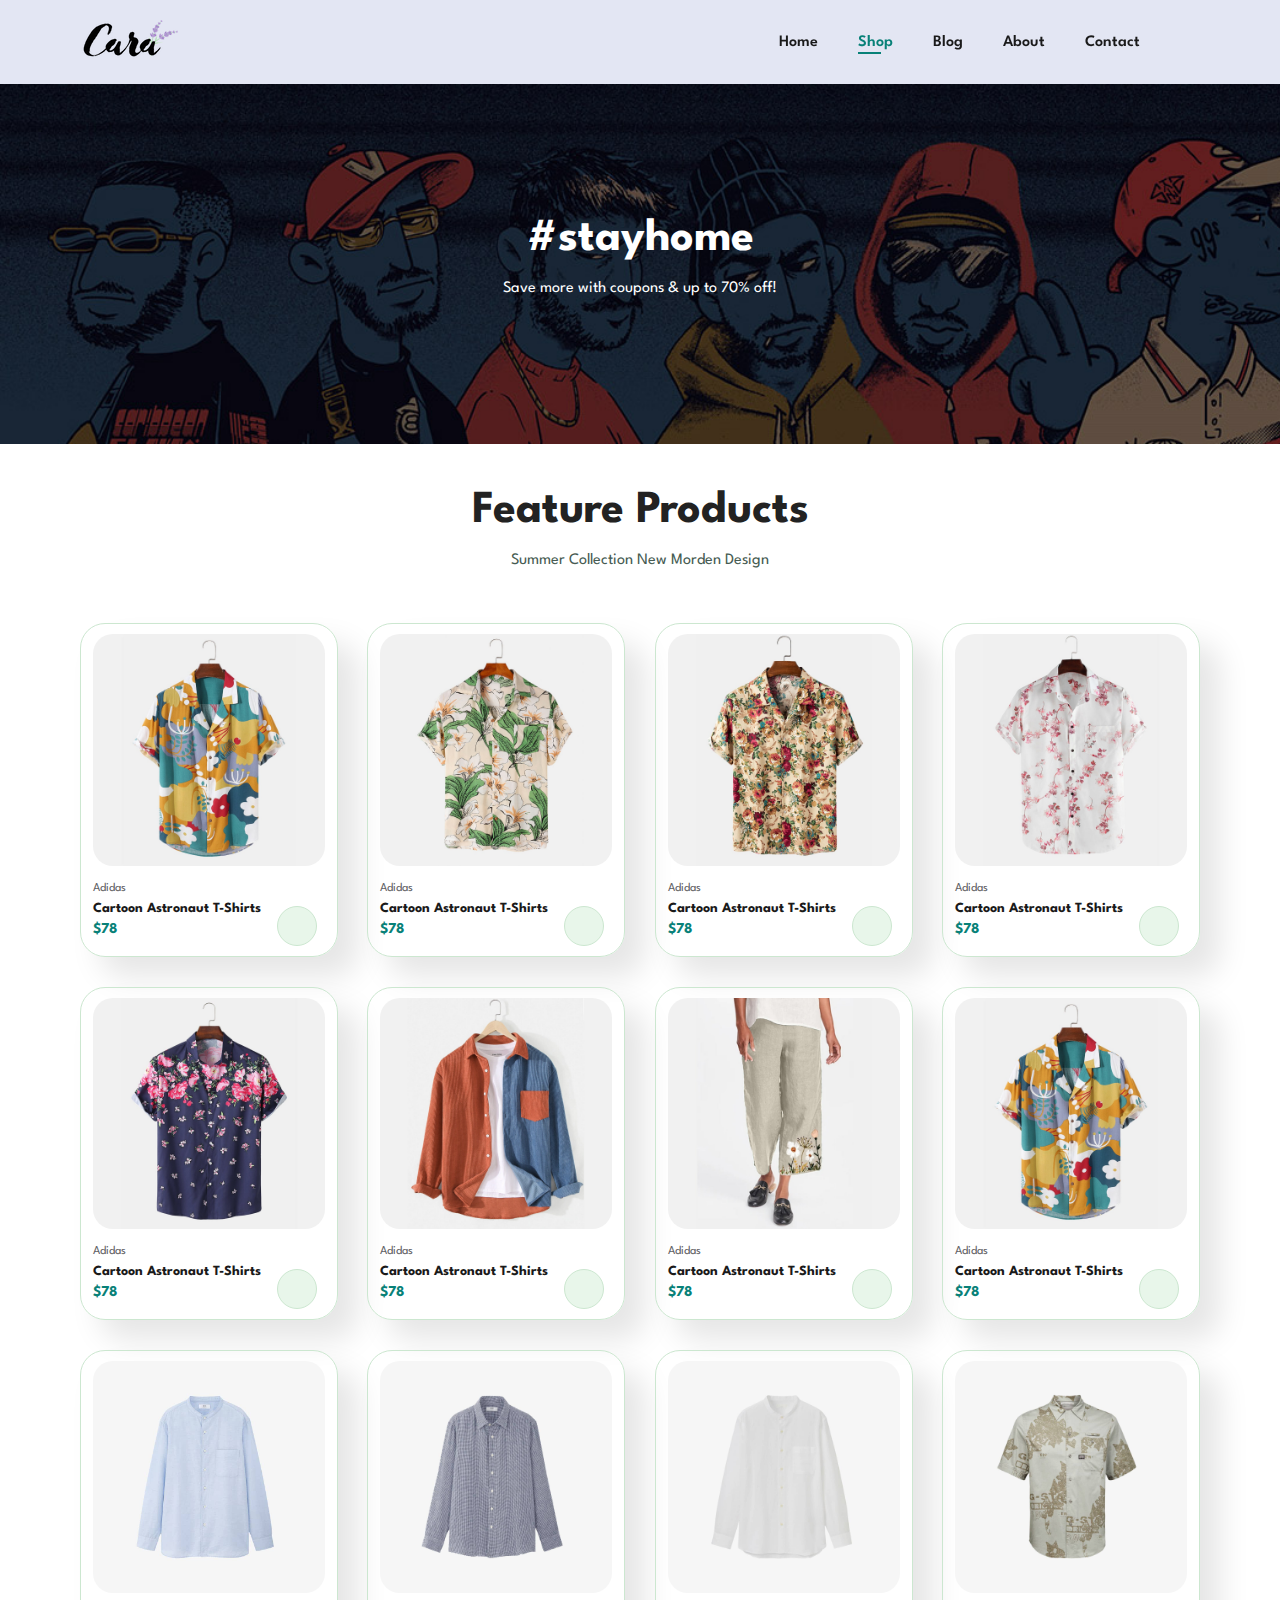
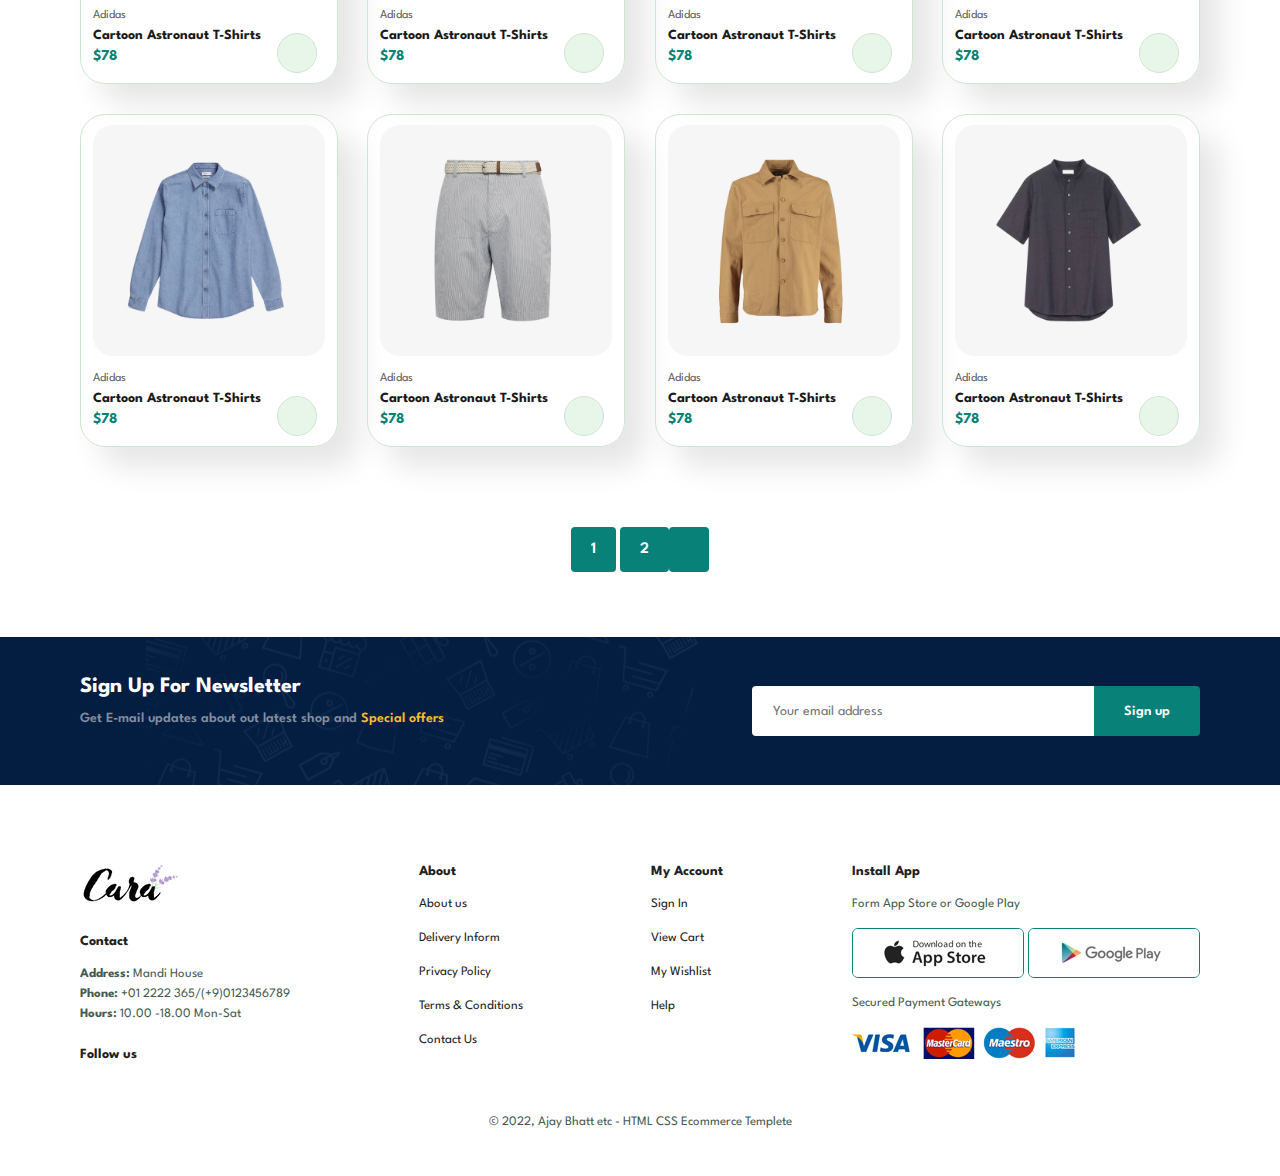
<file: shop.htm>
<!DOCTYPE html>
<html lang="en">

<head>
    <meta charset="UTF-8">
    <meta http-equiv="X-UA-Compatible" content="IE=edge">
    <meta name="viewport" content="width=device-width, initial-scale=1.0">
    <title>Ecommerce Tutorial</title>
    <link rel="stylesheet" href="https://cdnjs.cloudflare.com/ajax/libs/font-awesome/6.2.1/css/all.min.css"
        integrity="sha512-MV7K8+y+gLIBoVD59lQIYicR65iaqukzvf/nwasF0nqhPay5w/9lJmVM2hMDcnK1OnMGCdVK+iQrJ7lzPJQd1w=="
        crossorigin="anonymous" referrerpolicy="no-referrer" />
    <link href="style.css" rel="stylesheet">
    <link rel="stylesheet" href="media_querry.css">
</head>

<body>
    <section id="header">
        <a href="#"><img src="img/logo.png" alt=""></a>
        <div>
            <ul id="navbar">
                

                    <li><a href="index.htm">Home</a></li>
                    <li><a  class="active" href="shop.htm">Shop</a></li>
                    <li><a href="blog.htm">Blog</a></li>
                    <li><a href="about.htm">About</a></li>
                    <li><a href="contact.htm">Contact</a></li>
                    <li id="lg-bag"><a href="cart.htm"><i class="fa-solid fa-cart-shopping"></i></a></li>
                    <a href="#" id="close"><i class="fa-solid fa-xmark"></i></a>
                </ul>
                
            </div>
            <div id="mobile">
                <i id="bars" class="fa-solid fa-bars"></i>
                <a href="cart.htm"><i class="fa-solid fa-cart-shopping"></i></a>
        </div>
    </section>

    <section id="page-header">
       
        <h2>#stayhome</h2>
        <p>Save more with coupons & up to 70% off!</p>
    </section>



    <section class="section-p1" id="product1">
        <h2>Feature Products</h2>
        <p>Summer Collection New Morden Design</p>
        <div class="pro-container">
            <div class="pro" onclick="window.location.href='sproduct.htm'">
                <img src="img/products/f1.jpg" alt="">
                <div class="des">
                    <span>Adidas</span>
                    <h5>Cartoon Astronaut T-Shirts</h5>
                    <div class="star">
                        <i class="fas fa-star"></i>
                        <i class="fas fa-star"></i>
                        <i class="fas fa-star"></i>
                        <i class="fas fa-star"></i>
                        <i class="fas fa-star"></i>
                    </div>
                    <h4>$78</h4>
                </div>
                <a href="#"><i class=" cart fa-solid fa-cart-shopping"></i></a>
            </div>
            <div class="pro" onclick="window.location.href='sproduct.htm'">
                <img src="img/products/f2.jpg" alt="">
                <div class="des">
                    <span>Adidas</span>
                    <h5>Cartoon Astronaut T-Shirts</h5>
                    <div class="star">
                        <i class="fas fa-star"></i>
                        <i class="fas fa-star"></i>
                        <i class="fas fa-star"></i>
                        <i class="fas fa-star"></i>
                        <i class="fas fa-star"></i>
                    </div>
                    <h4>$78</h4>
                </div>
                <a href="#"><i class="fa-solid fa-cart-shopping cart"></i></a>
            </div>
            <div class="pro" onclick="window.location.href='sproduct.htm'">
                <img src="img/products/f3.jpg" alt="">
                <div class="des">
                    <span>Adidas</span>
                    <h5>Cartoon Astronaut T-Shirts</h5>
                    <div class="star">
                        <i class="fas fa-star"></i>
                        <i class="fas fa-star"></i>
                        <i class="fas fa-star"></i>
                        <i class="fas fa-star"></i>
                        <i class="fas fa-star"></i>
                    </div>
                    <h4>$78</h4>
                </div>
                <a href="#"><i class=" cart fa-solid fa-cart-shopping"></i></a>
            </div>
            <div class="pro" onclick="window.location.href='sproduct.htm'">
                <img src="img/products/f4.jpg" alt="">
                <div class="des">
                    <span>Adidas</span>
                    <h5>Cartoon Astronaut T-Shirts</h5>
                    <div class="star">
                        <i class="fas fa-star"></i>
                        <i class="fas fa-star"></i>
                        <i class="fas fa-star"></i>
                        <i class="fas fa-star"></i>
                        <i class="fas fa-star"></i>
                    </div>
                    <h4>$78</h4>
                </div>
                <a href="#"><i class=" cart fa-solid fa-cart-shopping"></i></a>
            </div>
            <div class="pro" onclick="window.location.href='sproduct.htm'">
                <img src="img/products/f5.jpg" alt="">
                <div class="des">
                    <span>Adidas</span>
                    <h5>Cartoon Astronaut T-Shirts</h5>
                    <div class="star">
                        <i class="fas fa-star"></i>
                        <i class="fas fa-star"></i>
                        <i class="fas fa-star"></i>
                        <i class="fas fa-star"></i>
                        <i class="fas fa-star"></i>
                    </div>
                    <h4>$78</h4>
                </div>
                <a href="#"><i class=" cart fa-solid fa-cart-shopping"></i></a>
            </div>
            <div class="pro" onclick="window.location.href='sproduct.htm'">
                <img src="img/products/f6.jpg" alt="">
                <div class="des">
                    <span>Adidas</span>
                    <h5>Cartoon Astronaut T-Shirts</h5>
                    <div class="star">
                        <i class="fas fa-star"></i>
                        <i class="fas fa-star"></i>
                        <i class="fas fa-star"></i>
                        <i class="fas fa-star"></i>
                        <i class="fas fa-star"></i>
                    </div>
                    <h4>$78</h4>
                </div>
                <a href="#"><i class="fa-solid fa-cart-shopping cart"></i></a>
            </div>
            <div class="pro" onclick="window.location.href='sproduct.htm'">
                <img src="img/products/f7.jpg" alt="">
                <div class="des">
                    <span>Adidas</span>
                    <h5>Cartoon Astronaut T-Shirts</h5>
                    <div class="star">
                        <i class="fas fa-star"></i>
                        <i class="fas fa-star"></i>
                        <i class="fas fa-star"></i>
                        <i class="fas fa-star"></i>
                        <i class="fas fa-star"></i>
                    </div>
                    <h4>$78</h4>
                </div>
                <a href="#"><i class="fa-solid cart fa-cart-shopping"></i></a>
            </div>
            <div class="pro"  onclick="window.location.href='sproduct.htm'">
                <img src="img/products/f1.jpg" alt="">
                <div class="des">
                    <span>Adidas</span>
                    <h5>Cartoon Astronaut T-Shirts</h5>
                    <div class="star">
                        <i class="fas fa-star"></i>
                        <i class="fas fa-star"></i>
                        <i class="fas fa-star"></i>
                        <i class="fas fa-star"></i>
                        <i class="fas fa-star"></i>
                    </div>
                    <h4>$78</h4>
                </div>
                <a href="#"><i class=" cart fa-solid fa-cart-shopping"></i></a>
            </div>
  
            <div class="pro" onclick="window.location.href='sproduct.htm'">
                <img src="img/products/n1.jpg" alt="">
                <div class="des">
                    <span>Adidas</span>
                    <h5>Cartoon Astronaut T-Shirts</h5>
                    <div class="star">
                        <i class="fas fa-star"></i>
                        <i class="fas fa-star"></i>
                        <i class="fas fa-star"></i>
                        <i class="fas fa-star"></i>
                        <i class="fas fa-star"></i>
                    </div>
                    <h4>$78</h4>
                </div>
                <a href="#"><i class=" cart fa-solid fa-cart-shopping"></i></a>
            </div>
            <div class="pro" onclick="window.location.href='sproduct.htm'">
                <img src="img/products/n2.jpg" alt="">
                <div class="des">
                    <span>Adidas</span>
                    <h5>Cartoon Astronaut T-Shirts</h5>
                    <div class="star">
                        <i class="fas fa-star"></i>
                        <i class="fas fa-star"></i>
                        <i class="fas fa-star"></i>
                        <i class="fas fa-star"></i>
                        <i class="fas fa-star"></i>
                    </div>
                    <h4>$78</h4>
                </div>
                <a href="#"><i class="fa-solid fa-cart-shopping cart"></i></a>
            </div>
            <div class="pro" onclick="window.location.href='sproduct.htm'">
                <img src="img/products/n3.jpg" alt="">
                <div class="des">
                    <span>Adidas</span>
                    <h5>Cartoon Astronaut T-Shirts</h5>
                    <div class="star">
                        <i class="fas fa-star"></i>
                        <i class="fas fa-star"></i>
                        <i class="fas fa-star"></i>
                        <i class="fas fa-star"></i>
                        <i class="fas fa-star"></i>
                    </div>
                    <h4>$78</h4>
                </div>
                <a href="#"><i class=" cart fa-solid fa-cart-shopping"></i></a>
            </div>
            <div class="pro" onclick="window.location.href='sproduct.htm'">
                <img src="img/products/n4.jpg" alt="">
                <div class="des">
                    <span>Adidas</span>
                    <h5>Cartoon Astronaut T-Shirts</h5>
                    <div class="star">
                        <i class="fas fa-star"></i>
                        <i class="fas fa-star"></i>
                        <i class="fas fa-star"></i>
                        <i class="fas fa-star"></i>
                        <i class="fas fa-star"></i>
                    </div>
                    <h4>$78</h4>
                </div>
                <a href="#"><i class=" cart fa-solid fa-cart-shopping"></i></a>
            </div>
            <div class="pro" onclick="window.location.href='sproduct.htm'">
                <img src="img/products/n5.jpg" alt="">
                <div class="des">
                    <span>Adidas</span>
                    <h5>Cartoon Astronaut T-Shirts</h5>
                    <div class="star">
                        <i class="fas fa-star"></i>
                        <i class="fas fa-star"></i>
                        <i class="fas fa-star"></i>
                        <i class="fas fa-star"></i>
                        <i class="fas fa-star"></i>
                    </div>
                    <h4>$78</h4>
                </div>
                <a href="#"><i class=" cart fa-solid fa-cart-shopping"></i></a>
            </div>
            <div class="pro" onclick="window.location.href='sproduct.htm'">
                <img src="img/products/n6.jpg" alt="">
                <div class="des">
                    <span>Adidas</span>
                    <h5>Cartoon Astronaut T-Shirts</h5>
                    <div class="star">
                        <i class="fas fa-star"></i>
                        <i class="fas fa-star"></i>
                        <i class="fas fa-star"></i>
                        <i class="fas fa-star"></i>
                        <i class="fas fa-star"></i>
                    </div>
                    <h4>$78</h4>
                </div>
                <a href="#"><i class="fa-solid fa-cart-shopping cart"></i></a>
            </div>
            <div class="pro" onclick="window.location.href='sproduct.htm'">
                <img src="img/products/n7.jpg" alt="">
                <div class="des">
                    <span>Adidas</span>
                    <h5>Cartoon Astronaut T-Shirts</h5>
                    <div class="star">
                        <i class="fas fa-star"></i>
                        <i class="fas fa-star"></i>
                        <i class="fas fa-star"></i>
                        <i class="fas fa-star"></i>
                        <i class="fas fa-star"></i>
                    </div>
                    <h4>$78</h4>
                </div>
                <a href="#"><i class="fa-solid cart fa-cart-shopping"></i></a>
            </div>
            <div class="pro" onclick="window.location.href='sproduct.htm'">
                <img src="img/products/n8.jpg" alt="">
                <div class="des">
                    <span>Adidas</span>
                    <h5>Cartoon Astronaut T-Shirts</h5>
                    <div class="star">
                        <i class="fas fa-star"></i>
                        <i class="fas fa-star"></i>
                        <i class="fas fa-star"></i>
                        <i class="fas fa-star"></i>
                        <i class="fas fa-star"></i>
                    </div>
                    <h4>$78</h4>
                </div>
                <a href="#"><i class=" cart fa-solid fa-cart-shopping"></i></a>
            </div>
        </div>
    </section>

    <section class="section-p1" id="pagination">
      <a href="#">1</a>
      <a href="#">2</a>
      <a href="#"><i class="fa-solid fa-arrow-right"></i></a>
    </section> 

    <section id="newsletter" class="section-p1 section-m1">
        <div class="newstext">
            <h4>Sign Up For Newsletter</h4>
            <p>Get E-mail updates about out latest shop and <Span>Special offers</Span></p>
        </div>
        <div class="form">
            <input type="text" placeholder="Your email address">
            <button class="normal">Sign up</button>
        </div>
    </section>

    <footer class="section-p1">
        <div class="col">
            <img class="logo" src="img/logo.png" alt="logo">
            <h4>Contact</h4>
            <p><strong> Address:</strong> Mandi House</p>
            <p><strong> Phone: </strong> +01 2222 365/(+9)0123456789</p>
            <p><strong> Hours: </strong> 10.00 -18.00 Mon-Sat</p>
            <div class="follow">

                <h4>Follow us</h4>
                <div class="icon">
                    <i class="fa-brands fa-facebook"></i>
                    <i class="fa-brands fa-twitter"></i>
                    <i class="fa-brands fa-github"></i>
                    <i class="fa-brands fa-linkedin"></i>
                </div>
            </div>
        </div>
        <div class="col">

            <h4>About</h4>
            <a href="#">About us</a>
            <a href="#">Delivery Inform</a>
            <a href="#">Privacy Policy</a>
            <a href="#">Terms & Conditions</a>
            <a href="#">Contact Us</a>
        </div>
        <div class="col">
            <h4>My Account</h4>
            <a href="#">Sign In</a>
            <a href="#">View Cart</a>
            <a href="#">My Wishlist</a>
            <a href="#">Help</a>
        </div>
        <div class="col install">
            <h4>Install App</h4>
            <p>Form App Store or Google Play</p>
            <div class="row">
                <img src="img/pay/app.jpg" alt="">
                <img src="img/pay/play.jpg" alt="">
            </div>
            <p>Secured Payment Gateways</p>
            <img src="img/pay/pay.png" alt="">
        </div>
        <div class="copyright">
            <p>© 2022, Ajay Bhatt etc - HTML CSS Ecommerce Templete</p>
        </div>
    </footer>
</body>
<script src="script.js"></script>

</html>
</file>
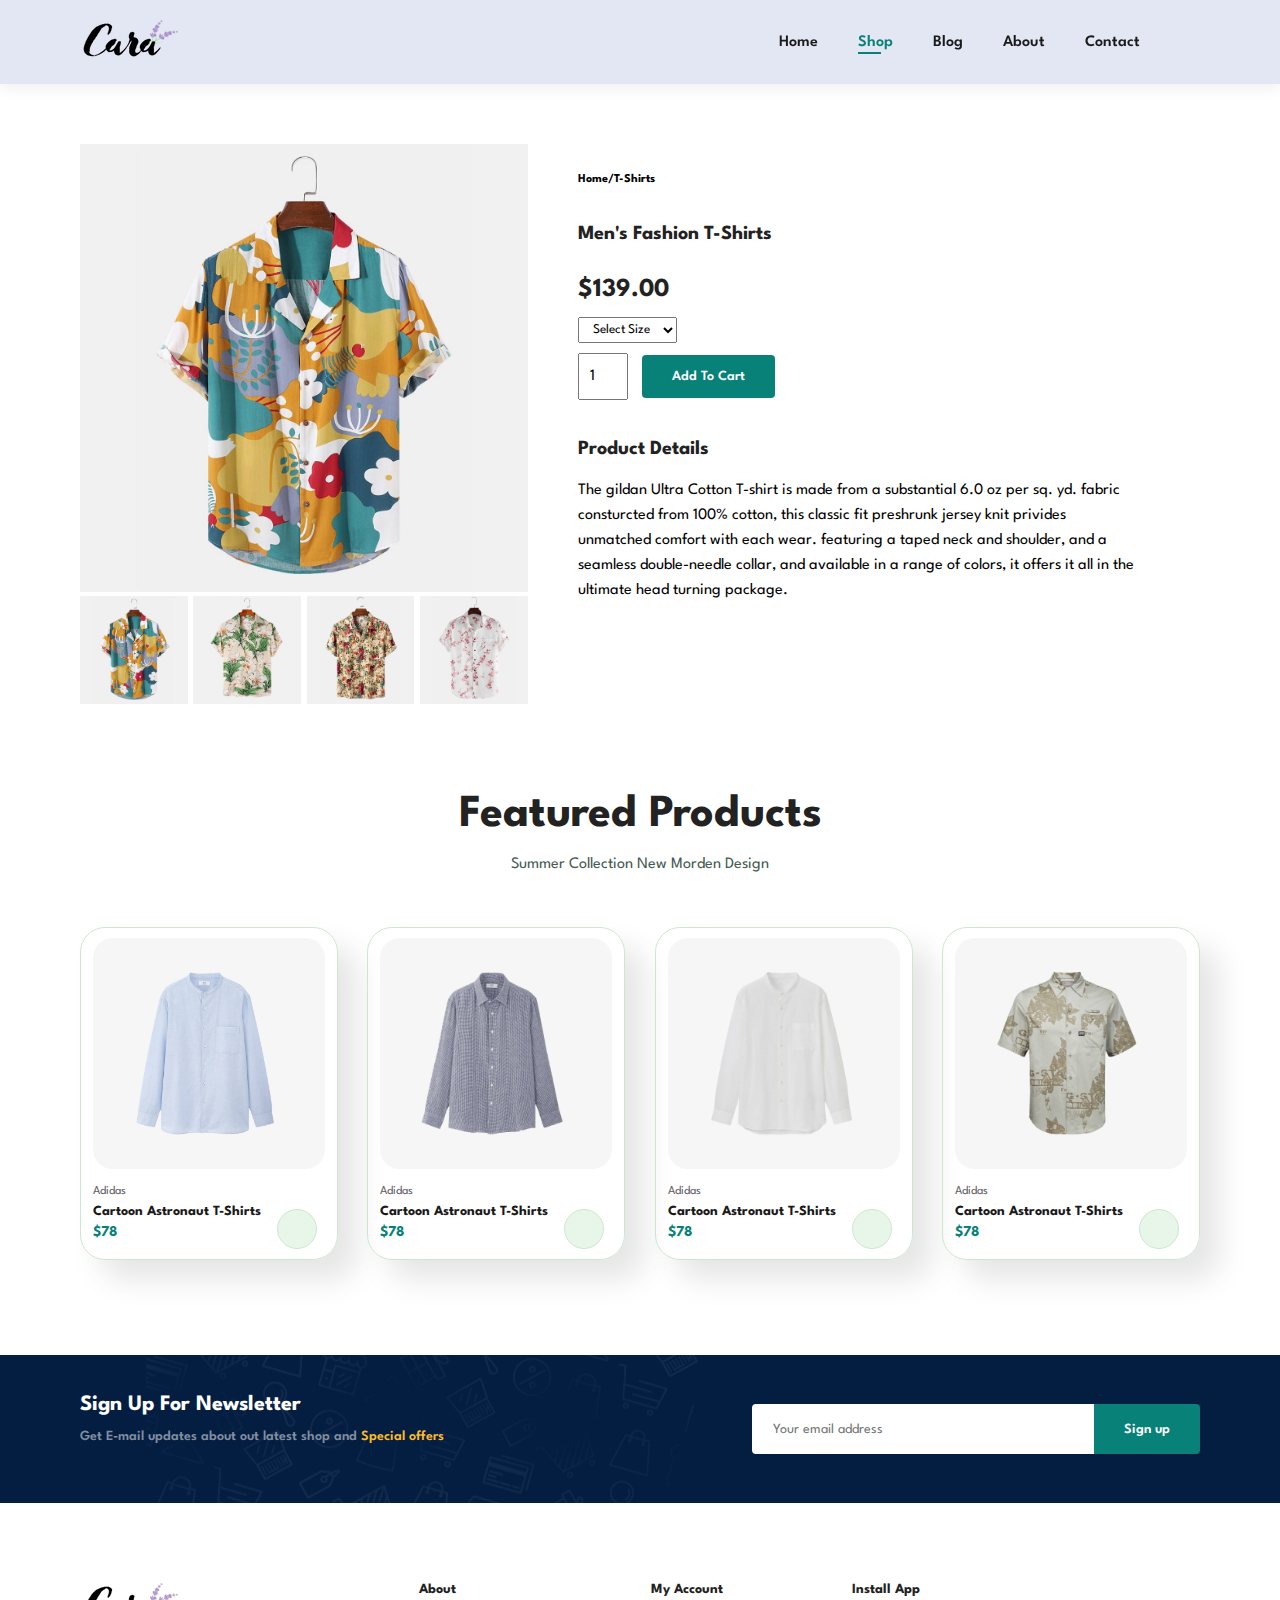
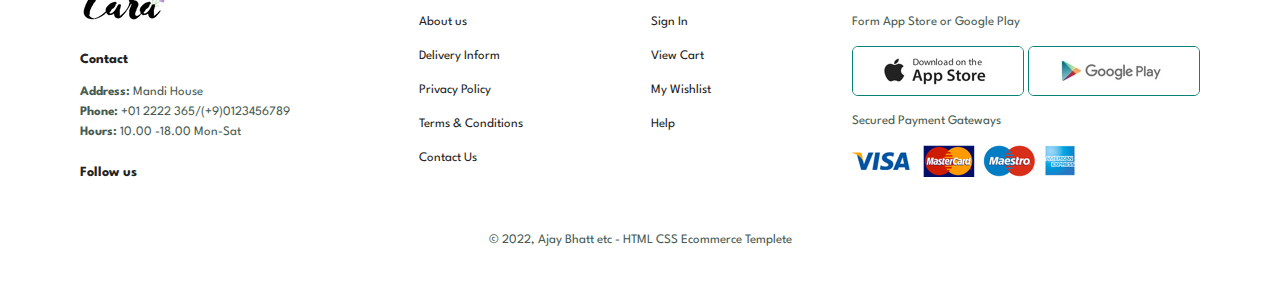
<file: sproduct.htm>
<!DOCTYPE html>
<html lang="en">

<head>
    <meta charset="UTF-8">
    <meta http-equiv="X-UA-Compatible" content="IE=edge">
    <meta name="viewport" content="width=device-width, initial-scale=1.0">
    <title>Ecommerce Tutorial</title>
    <link rel="stylesheet" href="https://cdnjs.cloudflare.com/ajax/libs/font-awesome/6.2.1/css/all.min.css"
        integrity="sha512-MV7K8+y+gLIBoVD59lQIYicR65iaqukzvf/nwasF0nqhPay5w/9lJmVM2hMDcnK1OnMGCdVK+iQrJ7lzPJQd1w=="
        crossorigin="anonymous" referrerpolicy="no-referrer" />
    <link href="style.css" rel="stylesheet">
    <link rel="stylesheet" href="media_querry.css">
</head>

<body>
    <section id="header">
        <a href="index.htm"><img src="img/logo.png" alt=""></a>
        <div>
            <ul id="navbar">


                <li>
                    <a href="index.htm">Home</a>
                </li>
                <li><a class="active" href="shop.htm">Shop</a></li>
                <li><a href="blog.htm">Blog</a></li>
                <li><a href="about.htm">About</a></li>
                <li><a href="contact.htm">Contact</a></li>
                <li id="lg-bag"><a href="cart.htm"><i class="fa-solid fa-cart-shopping"></i></a></li>
                <a href="#" id="close"><i class="fa-solid fa-xmark"></i></a>
            </ul>

        </div>
        <div id="mobile">
            <i id="bars" class="fa-solid fa-bars"></i>
            <a href="cart.htm"><i class="fa-solid fa-cart-shopping"></i></a>
        </div>
    </section>

    <section id="prodetails" class="section-p1">
        <div class="single-pro-image">

            <img src="img/products/f1.jpg" width="100%" alt="min" id="main-img">
            <div class="small-img-group">
                <div class="small-img-col">
                    <img src="img/products/f1.jpg" width="100%" alt="popoo" class="small-img">
                </div>
                <div class="small-img-col">
                    <img src="img/products/f2.jpg" width="100%" alt="popoo" class="small-img">
                </div>
                <div class="small-img-col">
                    <img src="img/products/f3.jpg" width="100%" alt="popoo" class="small-img">
                </div>
                <div class="small-img-col">
                    <img src="img/products/f4.jpg" width="100%" alt="popoo" class="small-img">
                </div>
            </div>

        </div>
        <div class="single-pro-details">
            <h6>Home/T-Shirts</h6>
            <h4>Men's Fashion T-Shirts</h4>
            <h2>$139.00</h2>
            <select >
                <option>Select Size</option>
                <option>XL</option>
                <option>XXL</option>
                <option>Small</option>
                <option>Large</option>
                
            </select>
            <input type="number" value="1">
            <button class="normal">Add To Cart</button>
            <h4>Product Details</h4>
            <span>The gildan Ultra Cotton T-shirt is made from a substantial 6.0 oz per sq. yd. fabric consturcted from 100% cotton, this classic fit preshrunk jersey knit privides unmatched comfort with each wear. featuring a taped neck and shoulder, and a seamless double-needle collar, and available in a range of colors, it offers it all in the ultimate head turning package.</span>
        </div>
    </section>
    
    <section class="section-p1" id="product1">
        <h2>Featured Products</h2>
        <p>Summer Collection New Morden Design</p>
        <div class="pro-container">
            <div class="pro" onclick="window.location.href='sproduct.htm'">
                <img src="img/products/n1.jpg" alt="">
                <div class="des">
                    <span>Adidas</span>
                    <h5>Cartoon Astronaut T-Shirts</h5>
                    <div class="star">
                        <i class="fas fa-star"></i>
                        <i class="fas fa-star"></i>
                        <i class="fas fa-star"></i>
                        <i class="fas fa-star"></i>
                        <i class="fas fa-star"></i>
                    </div>
                    <h4>$78</h4>
                </div>
                <a href="#"><i class=" cart fa-solid fa-cart-shopping"></i></a>
            </div>
            <div class="pro" onclick="window.location.href='sproduct.htm'">
                <img src="img/products/n2.jpg" alt="">
                <div class="des">
                    <span>Adidas</span>
                    <h5>Cartoon Astronaut T-Shirts</h5>
                    <div class="star">
                        <i class="fas fa-star"></i>
                        <i class="fas fa-star"></i>
                        <i class="fas fa-star"></i>
                        <i class="fas fa-star"></i>
                        <i class="fas fa-star"></i>
                    </div>
                    <h4>$78</h4>
                </div>
                <a href="#"><i class="fa-solid fa-cart-shopping cart"></i></a>
            </div>
            <div class="pro" onclick="window.location.href='sproduct.htm'">
                <img src="img/products/n3.jpg" alt="">
                <div class="des">
                    <span>Adidas</span>
                    <h5>Cartoon Astronaut T-Shirts</h5>
                    <div class="star">
                        <i class="fas fa-star"></i>
                        <i class="fas fa-star"></i>
                        <i class="fas fa-star"></i>
                        <i class="fas fa-star"></i>
                        <i class="fas fa-star"></i>
                    </div>
                    <h4>$78</h4>
                </div>
                <a href="#"><i class=" cart fa-solid fa-cart-shopping"></i></a>
            </div>
            <div class="pro" onclick="window.location.href='sproduct.htm'">
                <img src="img/products/n4.jpg" alt="">
                <div class="des">
                    <span>Adidas</span>
                    <h5>Cartoon Astronaut T-Shirts</h5>
                    <div class="star">
                        <i class="fas fa-star"></i>
                        <i class="fas fa-star"></i>
                        <i class="fas fa-star"></i>
                        <i class="fas fa-star"></i>
                        <i class="fas fa-star"></i>
                    </div>
                    <h4>$78</h4>
                </div>
                <a href="#"><i class=" cart fa-solid fa-cart-shopping"></i></a>
            </div>
     
       
        
        </div>
    </section> 


    <section id="newsletter" class="section-p1 section-m1">
        <div class="newstext">
            <h4>Sign Up For Newsletter</h4>
            <p>Get E-mail updates about out latest shop and <Span>Special offers</Span></p>
        </div>
        <div class="form">
            <input type="text" placeholder="Your email address">
            <button class="normal">Sign up</button>
        </div>
    </section>

    <footer class="section-p1">
        <div class="col">
            <img class="logo" src="img/logo.png" alt="logo">
            <h4>Contact</h4>
            <p><strong> Address:</strong> Mandi House</p>
            <p><strong> Phone: </strong> +01 2222 365/(+9)0123456789</p>
            <p><strong> Hours: </strong> 10.00 -18.00 Mon-Sat</p>
            <div class="follow">

                <h4>Follow us</h4>
                <div class="icon">
                    <i class="fa-brands fa-facebook"></i>
                    <i class="fa-brands fa-twitter"></i>
                    <i class="fa-brands fa-github"></i>
                    <i class="fa-brands fa-linkedin"></i>
                </div>
            </div>
        </div>
        <div class="col">

            <h4>About</h4>
            <a href="#">About us</a>
            <a href="#">Delivery Inform</a>
            <a href="#">Privacy Policy</a>
            <a href="#">Terms & Conditions</a>
            <a href="#">Contact Us</a>
        </div>
        <div class="col">
            <h4>My Account</h4>
            <a href="#">Sign In</a>
            <a href="#">View Cart</a>
            <a href="#">My Wishlist</a>
            <a href="#">Help</a>
        </div>
        <div class="col install">
            <h4>Install App</h4>
            <p>Form App Store or Google Play</p>
            <div class="row">
                <img src="img/pay/app.jpg" alt="">
                <img src="img/pay/play.jpg" alt="">
            </div>
            <p>Secured Payment Gateways</p>
            <img src="img/pay/pay.png" alt="">
        </div>
        <div class="copyright">
            <p>© 2022, Ajay Bhatt etc - HTML CSS Ecommerce Templete</p>
        </div>
    </footer>
</body>
<script>
  let mainImg = document.getElementById('main-img');
  let smallimg = document.getElementsByClassName('small-img');

  smallimg[0].onclick = function(){
    mainImg.src = smallimg[0].src
  }
  smallimg[1].onclick = function(){
    mainImg.src = smallimg[1].src
  }
  smallimg[2].onclick = function(){
    mainImg.src = smallimg[2].src
  }
  smallimg[3].onclick = function(){
    mainImg.src = smallimg[3].src
  }
</script>
<script src="script.js"></script>

</html>
</file>
<file: style.css>
@import url('https://fonts.googleapis.com/css2?family=Barlow+Condensed:wght@100&family=League+Spartan&display=swap');
*{
    margin:0;
    padding:0;
    box-sizing:border-box;
    font-family: 'League Spartan', sans-serif;
}
h1{
    font-size: 50px;
    color:#222;
    line-height:64px;
}
h2{
    font-size: 46px;
    line-height: 54px;
    color:#222;
}
h4{
    font-size: 20px;
    color:#222;
}
h6{
    font-weight: 700;
    font-size: 12px;
}
p{
    font-size: 16px;
    color:#465b52;
    margin:15px 0 20px 0;

}
.section-p1{
    padding:40px 80px;
}
.section-m1{
    margin:40px 0;
}

button.normal{
    font-size: 14px;
    font-weight: 600;
    padding: 15px 30px;
    background-color: #fff;
    cursor:pointer;
    color:#000;
    border-radius: 4px;
    cursor: pointer;
    border:none;
    outline: none;
    transition: 0.2s;
}
button.white{
    font-size: 13px;
    font-weight: 600;
    padding: 11px 18px;
    background-color: transparent;
    cursor:pointer;
    border:1px solid #fff;
    color:white;
    cursor: pointer;
    outline: none;
    transition: 0.2s;
}

body{
    width:100%;
}

#header{
    display: flex;
    align-items: center;
    justify-content: space-between;
    padding:20px 80px;
    background:#e3e6f3;
    box-shadow: 0 5px 15px rgba(0,0,0,0.06);
    z-index: 999;
    position: sticky;
    top:0;
    left:0;
}
#navbar{
    display: flex;
    align-items: center;
    justify-content:center;

}
#navbar li{
    list-style: none;
    padding:0 20px;
    position: relative;
}
#navbar li a{
    text-decoration: none;
    font-size: 16px;
    font-weight: 600;
    color:#1a1a1a;
    transition:0.3s ease;
}

#navbar li a:hover,
#navbar li a.active{

    color:#088178;
}
#navbar li a:hover::after,

#navbar li a.active::after{
   content:"";
   width:30%;
   height:2px;
   background-color: #088178;
   position:absolute;
   bottom:-4px;
   left:20px;
}
#close{
    display: none ;
}
#hero{
  background:url("img/hero4.png");
  width:100%;
  height:90vh;
  background-position:top 25% right 0;
  background-size: cover;
  padding:0 80px;
  display: flex;
  flex-direction: column;
  align-items: flex-start;
  justify-content: center;
}
#hero h4{
    padding-bottom: 15px;
}
#hero h1{
    color:#088178;
}
#hero button{
    background-image: url("img/button.png");
    background-color: transparent;
    color:#088178;
    border:0;
    padding:14px 65px 14px 80px;
    background-repeat: no-repeat;
    cursor:pointer;
    font-weight: 700;
    font-size: 15px;
}
#feature{
   display: flex;
   flex-wrap: wrap;
   justify-content: space-between;
   align-items: center;
}
#feature .fe-box{
    width:180px;
    text-align: center;
    padding:25px;
    border:1px solid #cce7d0;
    border-radius:4px;
    box-shadow: 10px 10px 54px rgba(70,62,221,0.1);
    margin:15px 0;
    cursor: pointer;
}
#feature .fe-box:hover{
    box-shadow: 20px 20px 34px rgba(0,0,0,0.3);
}

#feature .fe-box h6{
    display: inline-block;
    padding:9px 8px 6px 8px;
    line-height: 1;
    border-radius: 4px;
    color:#088178;
    background-color: #fddde4;
}
#feature .fe-box img{
    width:100%;
    margin-bottom: 10px;
}
#feature .fe-box:nth-child(2) h6{
  background-color: #cdebbc;
}
#feature .fe-box:nt-child(3) h6{
    background-color:#d1e8f2;
}
#feature .fe-box:nth-child(4) h6{
    background-color: #cdd4f8;
}
#feature .fe-box:nth-child(5) h6{
    background: #f6dbf6;
}
#feature .fe-box:nth-child(6) h6{
    background:#fff2e5;
}

#product1{
    text-align: center;

}
#product1 .pro{
    width:23%;
    min-width:250px;
    padding:10px 12px;
    border:1px solid #cce7d0;
    border-radius: 25px;
    cursor: pointer;
    box-shadow: 20px 20px 30px rgba(0,0,0,0.1);
    margin:15px 0;
    transition: 0.2s ease;
    position: relative;
}
#product1 .pro:hover{
    box-shadow:20px 20px 30px rgba(0,0,0,0.6) ;
}


#product1 .pro img{
    width:100%;
    border-radius: 20px;
}
#product1 .pro .des{
    text-align: start;
    padding:10px 0;

}
#product1 .pro .des span{
    color:#606063;
    font-size: 12px;
}
#product1 .pro .des h5{
    padding-top:7px;
    color:#1a1a1a;
    font-size: 14px;
}
#product1 .pro .des i{
    font-size: 12px;
    color:rgb(243,181,25);
    
}
#product1 .pro .des h4{
    padding-top: 7px;
    font-size: 15px;
    font-weight: 700;
    color:#088178;

}

#product1 .pro .cart{
    width:40px;
    height:40px;
    line-height: 40x;
    border-radius: 50px;
    background-color: #e8f6ea;
    /* font-weight: 500; */
    color:#088178;
    border:1px solid #cce7d0;
    position:absolute;
    right:20px;
    bottom:10px;

}
#product1 .pro-container{
    display: flex;
    flex-wrap: wrap;
    align-items: center;
    justify-content: space-between;
    padding-top: 20px;
}
#banner{
    display: flex;
    flex-direction: column;
    justify-content: center;
    align-items: center;
    text-align: center;
    background:url('img/banner/b2.jpg');
    width:100%;
    height: 40vh;
    background-size: cover;
    background-position: center;
}
#banner h4{
    color:#fff;
    font-size: 16px;
}
#banner h2{
    color:#fff;
    font-size: 30px;
    padding:10px 0;
}
#banner h2 span{
    color:#ef2626;
}
#banner button:hover{
    background-color:#088178;
     color:#fff;
}

#sm-banner .banner-box{
    
    display: flex;
    flex-direction: column;
    justify-content: center;
    align-items: flex-start;
    background:url('img/banner/b17.jpg');
    min-width:540px;
    height: 50vh;
    background-size: cover;
    background-position: center;
    padding:30px;
}
#sm-banner{
    display: flex;
    justify-content: space-between;
    flex-wrap: wrap ;
    padding:80px;
    margin-bottom:30px  
}
#sm-banner h4{
    color:#fff;
    font-size: 20px;
    font-weight: 300px;
}
#sm-banner h2{
    color:#fff;
    font-size: 28px;
    font-weight: 800px;
}
#sm-banner span{
    color:#fff;
    font-size: 14px;
    font-weight: 500;
    padding-bottom: 15px;
}
#sm-banner .banner-box:hover button{
    background-color: #088178;
    border:solid 1px #088178
}
#sm-banner .banner-box2 {
    background: url('img/banner/b10.jpg');
    background-position: center;
    background-size: cover;
    background-repeat: no-repeat;
}
#mobile {
    display: none;
    align-items: center;
}

#banner3 .banner-box{
    display: flex;
    flex-direction: column;
    justify-content: center;
    align-items: flex-start;
    background:url('img/banner/b7.jpg');
    min-width:30%;
    height: 30vh;
    background-repeat: no-repeat;
    background-size: cover;
    background-position: center;
    padding:20px;
    margin-bottom :20px ;
}
#banner3 h2{
    color:#fff;
    font-weight: 900;
    font-size: 22px;
}
#banner3 h3{
    color:#ec544e;
    font-weight: 800;
    font-size: 15px;
    
}
#banner3{
    display: flex;
    justify-content: space-between;
    flex-wrap: wrap;
    padding:0 80px;
}
#banner3 .banner-box2{
    background-image:url('img/banner/b4.jpg');
    background-position: center;
    background-size: cover;
}
#banner3 .banner-box3{
    background:url('img/banner/b18.jpg');
    background-position: center;
    background-size: cover;
}

#newsletter{
 display: flex;   
 justify-content: space-between;
 align-items: center;
 flex-wrap: wrap;
 background-image: url('img/banner/b14.png');
 background-position: 20% 30%;
 background-repeat: no-repeat;
 background-color: #041e42;
}

#newsletter h4{
  font-size: 22px;
  font-weight: 700;
  color:#fff;
}
#newsletter p{
    font-size: 14px;
    font-weight: 600;
    color:#818ea0;
}

#newsletter p span{
    color:#ffbd27;
}
#newsletter .form{
    display: flex;
    width:40%;
}
#newsletter input{
    height:3.125rem;
    padding: 0 1.25rem;
    font-size: 14px;
    width: 100%;
    border:1px solid transparent;
    border-radius: 4px;
    outline:none;
    border-top-right-radius:0;
    border-bottom-right-radius:0;
}
#newsletter button{
    background-color: #088178;
    color:#fff;
    white-space: nowrap;
    border-top-left-radius:0;
    border-bottom-left-radius:0;
}
footer{
    display:flex;
    flex-wrap: wrap;
    justify-content: space-between;
}
footer .col{
    display: flex;
    flex-direction: column;
    align-items: flex-start;
    margin-bottom: 20px  ;
}
footer .logo{
    margin-bottom: 30px;
}
footer h4{
    font-size: 14px;
    padding-bottom: 20px;
}
footer p{
    font-size: 13px;
    margin:0 0 8px 0;
}
footer a{
    font-size: 13px;
    text-decoration: none;
    color:#222;
    margin-bottom: 22px;
}
footer .follow{
    margin-top:20px;

}
footer .follow i{
    color:#465b52;
    padding-right: 4px;
    cursor: pointer;
}
footer .install .row img{
    border:1px solid #088178;
    border-radius: 6px;
}
footer .install img{
    margin:10px 0 15px 0; 
}
footer .follow i:hover,
footer a:hover{
    color:#088178;
}
footer .copyright{
    width:100%;
    text-align: center;
}


/* Shop-header */


#page-header{
    background:url('img/banner/b1.jpg');
    width:100%;
    height:40vh;
    background-size: cover;
    display: flex;
    flex-direction: column;
    justify-content: center;
    align-items: center;
}
#page-header h2,
#page-header p{
  color:#fff;
}

#pagination {
    text-align: center;
}
#pagination a{
    text-decoration: none;
    background-color: #088178;
    padding: 15px 20px;
    border-radius: 4px;
    color:#fff;
    font-weight: 600;
}
#pagination a i{
    font-weight: 600;
    font-size: 16px ;
}

/* *******products********  */

#prodetails{
    display: flex;
    margin-top: 20px;
}

#prodetails .single-pro-image{
   width:40%;
   margin-right:50px;
}
.small-img-group{
    display: flex;
    justify-content: space-between ;
}
.small-img-col{
    flex-basis: 24%;
    cursor: pointer;
}
#prodetails .single-pro-details{
    width:50%;
    padding-top:30px;
}

#prodetails .single-pro-details h4{
    padding:40px 0 20px 0;
    
}
#prodetails .single-pro-details h2{
    font-size: 26px;
}
#prodetails .single-pro-details select{
    display: block;
    padding: 5px 10px;
    margin-bottom: 10px;
}
#prodetails .single-pro-details input{
     width: 50px;

     height: 47px;
     padding-left: 10px;
     font-size: 16px;
     margin-right: 10px;
}
#prodetails .single-pro-details input:focus{
    outline: none;
}

#prodetails .single-pro-details button{
    background-color: #088178;
    color:#fff;

}
#prodetails .single-pro-details span{
    line-height: 25px;
}



/* **********blog****** */

#page-header.blog-header{
    background:url("img/banner/b19.jpg");
    width:100%;
    height:40vh;
    background-size: cover;
    display: flex;
    flex-direction: column;
    justify-content: center;
    align-items: center;
}
#blog{
    padding:150px 150px 0px 150px
}
#blog .blog-box{
    display: flex;
    align-items: center;
    width: 100%;
    position: relative;
    padding-bottom: 90px;
}
#blog .blog-img{
    width:50%;
    margin-right: 40px;
}
#blog img{
    width:100%;
    height: 300px;
    object-fit: cover;
}
#blog .blog-details{
    width:50%;
    
}
#blog .blog-details a{
    text-decoration: none;
    font-size:11px;
    color:#000;
    font-weight: 700;
    position: relative;
    transition:0.3s;
}
#blog .blog-details a::after{
    content:'';
    width: 50px;
    height: 1px;
    background-color: #000;
    position: absolute;
    top:4px;
    right:-60px;
}
#blog .blog-details a:hover{
    color:#088178
}
#blog .blog-details a:hover::after{
    background-color:#088178
}
#blog .blog-box h1{
    position:absolute;
    left:0;
    top:-40px;
    font-size: 70px;
    font-weight: 700;
    color:#c9cbce;
    z-index: -1;

}


/* *****about******* */

#page-header.about-header{
    background:url("img/about/banner.png");

}
#about-head{
    display: flex;
    align-items: center;
}
#about-head img{
    width:50%;
    height: auto;

}
#about-head div{
    padding-left:40px;
}
#about-app{
    text-align: center;
}
#about-app .video{
    width:70%;
    margin-top:30px;
    height: 100%;
    margin:30px auto 0 auto;
}
#about-app .video video{
    width:100%;
    height:100%;
    border-radius: 20px;
}

/* *****contact **** */

#contact-details {
    display: flex;
    align-items: center;
    justify-content: space-between;
}
#contact-details .details{
    width:35%;
}
#contact-details .details span,
#form-details form span{
   font-size: 12px;
}
#contact-details .details h2,
#form-details form h2{
    font-size: 26px;
    line-height: 35px;
    padding:20px 0; 
}
#contact-details .details h3{
    font-size: 16px;
    padding-bottom: 15px;
}
#contact-details .details li{
    list-style: none;
    display: flex;
    padding: 10px 0;
}
#contact-details .details li i{
    font-size: 14px;
    padding-right:22px;
}
#contact-details .details li p{
    margin: 0;
    font-size: 14px;
}
#contact-details .map {
    height: 400px;
    width: 55%;
}
#contact-details .map iframe{
    width:100%;
    height:100%;
}
#form-details{
    display: flex;
    justify-content: space-between;
    margin: 30px;
    padding: 80px;
    border: 1px solid #e1e1e1 ;
}
#form-details form{
    width: 65%;
    display: flex;
    flex-direction: column;
    align-items: flex-start;
}
#form-details form input,
#form-details form textarea{
    width:100%;
    padding:12px 15px;
    outline: none;
    margin-bottom: 20px;
    border:1px solid #e1e1e1; 
}
#form-details form button{
    background-color: #088178;
    color:#fff;
}
#form-details .people div{
    padding-bottom: 25px;
    display: flex;
    align-items: flex-start;
}
#form-details .people div img{
    width: 65px;
    height: 65px;
    object-fit: cover;
    margin-right: 15px;
}
 
#form-details .people div p span{
    display: block;
    font-size: 16px;
    font-weight: 600;
    color:#000;
}
#form-details .people div p{
    margin: 0;
    font-size: 13px;
    line-height: 25px;
    color:#000
}

/* ****cart **** */
#cart{
    overflow-x: auto;
}
#cart table{
    width:100%;
    border-collapse: collapse;
    table-layout: fixed;
    white-space: nowrap;
}
#cart table img{
    width:70px; 
}
#cart table td:nth-child(1){
    width:100px;
    text-align: center;
}
#cart table td:nth-child(2){
    width: 150px;
    text-align: center;
}
#cart table td:nth-child(3){
    width:250px;
    text-align: center;
}
#cart table td:nth-child(4),
#cart table td:nth-child(5),
#cart table td:nth-child(6)
{
    width:150px;
    text-align: center;
}

#cart table td:nth-child(5) input{
    width:70px;
    padding:10px 5px 10px 15px;

}
#cart table thead{
    border:1px solid #e2d9e1;
    border-left:none;
    border-right:none;
}
#cart table thead td{
    font-weight: 700;
    text-transform: uppercase;
    font-size: 13px;
    padding: 18px 0;
}
#cart table tbody tr td{
    padding-top:15px;
}
#cart-add{
    display: flex;
    float: wrap;
    justify-content: space-between;
}
#cart-add #coupan{
   width:50%;
   margin-bottom:15px;
}

#coupan h3,
#subtotal h3{
    padding-bottom: 15px;
}

#coupan input{
    padding:10px 20px;
    outline:none;
    width:60%;
    margin-right:10px ;
    border:1px solid #e2e9e1;
}
#coupan button,
#subtotal button{
    background-color: #088178;
    color:#fff;
    padding:12px 20px;
}
#subtotal{
    width:50%;
    margin-bottom: 30px;
    border: 1px solid #e2e9e1;
    padding:30px;

}

#subtotal table{
    border-collapse:collapse;
    width:100%;
    margin-bottom: 20px;
}
#subtotal table td{
    width:50%;
    border: 1px solid #e2e9e1;
    padding:10px;
    font-size: 13px;
}
</file>
<file: media_querry.css>
@media(max-width:799px){
    .section-p1{
        padding:40px;
    }
    #navbar {
        display: flex;
        flex-direction: column;
        justify-content: flex-start;
        align-items: flex-start;
        position: fixed ;
        top: 0;
        right: -300px;
        height:100vh;
        width:300px; 
        background-color: #e3e6f3;
        box-shadow:0 40px 60px rgba(0,0,0,0.1);
        padding:80px 0 20px 0;
        transition:0.3s;

    }
    #navbar.active{
        right:0;
    }
    #navbar li{
        margin-bottom:25px;
    }
    #mobile{
        display: flex;
        align-items: cen;
    }
    #mobile i{
        color:#1a1a1a;
        font-size: 24px;
        padding-left: 20px;
    }
    #close{
        position: absolute;
        top:30px;
        left:30px;
        color:#222;
        font-size: 24px;
        display: initial;
    }
    #lg-bag{
        display: none;
    }
    #hero {
       height: 70vh;
       padding:0 80px;
       background-position: top 30% right 30%;
     
    }
    #feature {
        justify-content: center;
    }
    #feature .fe-box {
        margin: 15px 20px;
    }
    #product1 .pro-container {
        justify-content: center;
    }
    #product1 .pro {
     margin:15px;
    }
    #banner {
       height:20vh;
    }
    #sm-banner .banner-box {
        min-width: 100%;
        height:30vh;
        margin: 20px 0;
    }
    #banner3  {
        padding: 0 40px;
    }
    #banner3 .banner-box {
     width:28%;
    }
    #newsletter .form {
        width: 60%;
    }

    /* *****contact*** */
    #form-details {
        padding: 40px;
    }
    #form-details form {
        width: 50%;
    }
}

@media(max-width:414px){
    #header{
        padding:10px 30px;
    }
    .section-p1{
        padding: 20px;
    }
    h1{
        font-size: 38px;
    }
    h2{
        font-size: 32px;
    }
    #hero{
        padding:0 20px;
        background-position:55%;
    }
    #feature .fe-box {
        width: 155px;
        margin:0 0 15px 0;
    }
    #feature {
        justify-content: space-between;
    }
    #product1 .pro {
        width: 100%;
    }
    #banner{
        height:40vh;
    }
    #sm-banner {
        padding: 20px;
    }
    #sm-banner .banner-box {
        height: 30vh;
    }
    #banner3 {
        padding: 0 20px;
    }
    #banner3 .banner-box {
        width: 100%;
    }
    #newsletter .form {
        width: 100%;
    }
    footer .copyright {
        text-align: start;
    }

    /* sproduct */

    #prodetails {
        flex-direction: column;
    }
    #prodetails .single-pro-image {
        width: 100%;
        margin-right: 0;
    }
    #prodetails .single-pro-details {
        width: 100%;
        padding-top: 30px;
    }

    /* *****blog****** */
    #blog .blog-box {
        display: flex;
        flex-direction: column;
        align-items: flex-start;
      
    }
    #blog {
        padding: 100px 20px 0 20px;
    }
    #blog .blog-img {
        width: 100%;
        margin-right: px;
        margin-bottom: 30px;
    }
    #blog .blog-details {
        width: 100%;
    }

    /* about */

    #about-head {
      flex-direction: column;
    }
    #about-head img {
        width: 100%;
        margin-bottom: 20px;
    }
    #about-head div {
        padding-left: 0px;
    }
    #about-app .video{
        width: 100%;
    }
    /* *****contact ***** */
    #contact-details {
      flex-direction: column;
    }
    #contact-details .details {
        width: 100%;
        margin-bottom:30px;
    }
    #contact-details .map {
        width: 100%;
    }
    #form-details {
        margin: 10px;
        padding: 30px 10px;
        flex-wrap: wrap;
    }
    #form-details form {
        width: 100%;
        margin-bottom: 30px;
    }

    /* *****cart******* */
    #cart-add {
       flex-direction: column;
    }
    #cart-add #coupan {
        width: 100%;
    }
    #subtotal {
        width: 100%;
        padding: 20px;
    }
}
</file>
